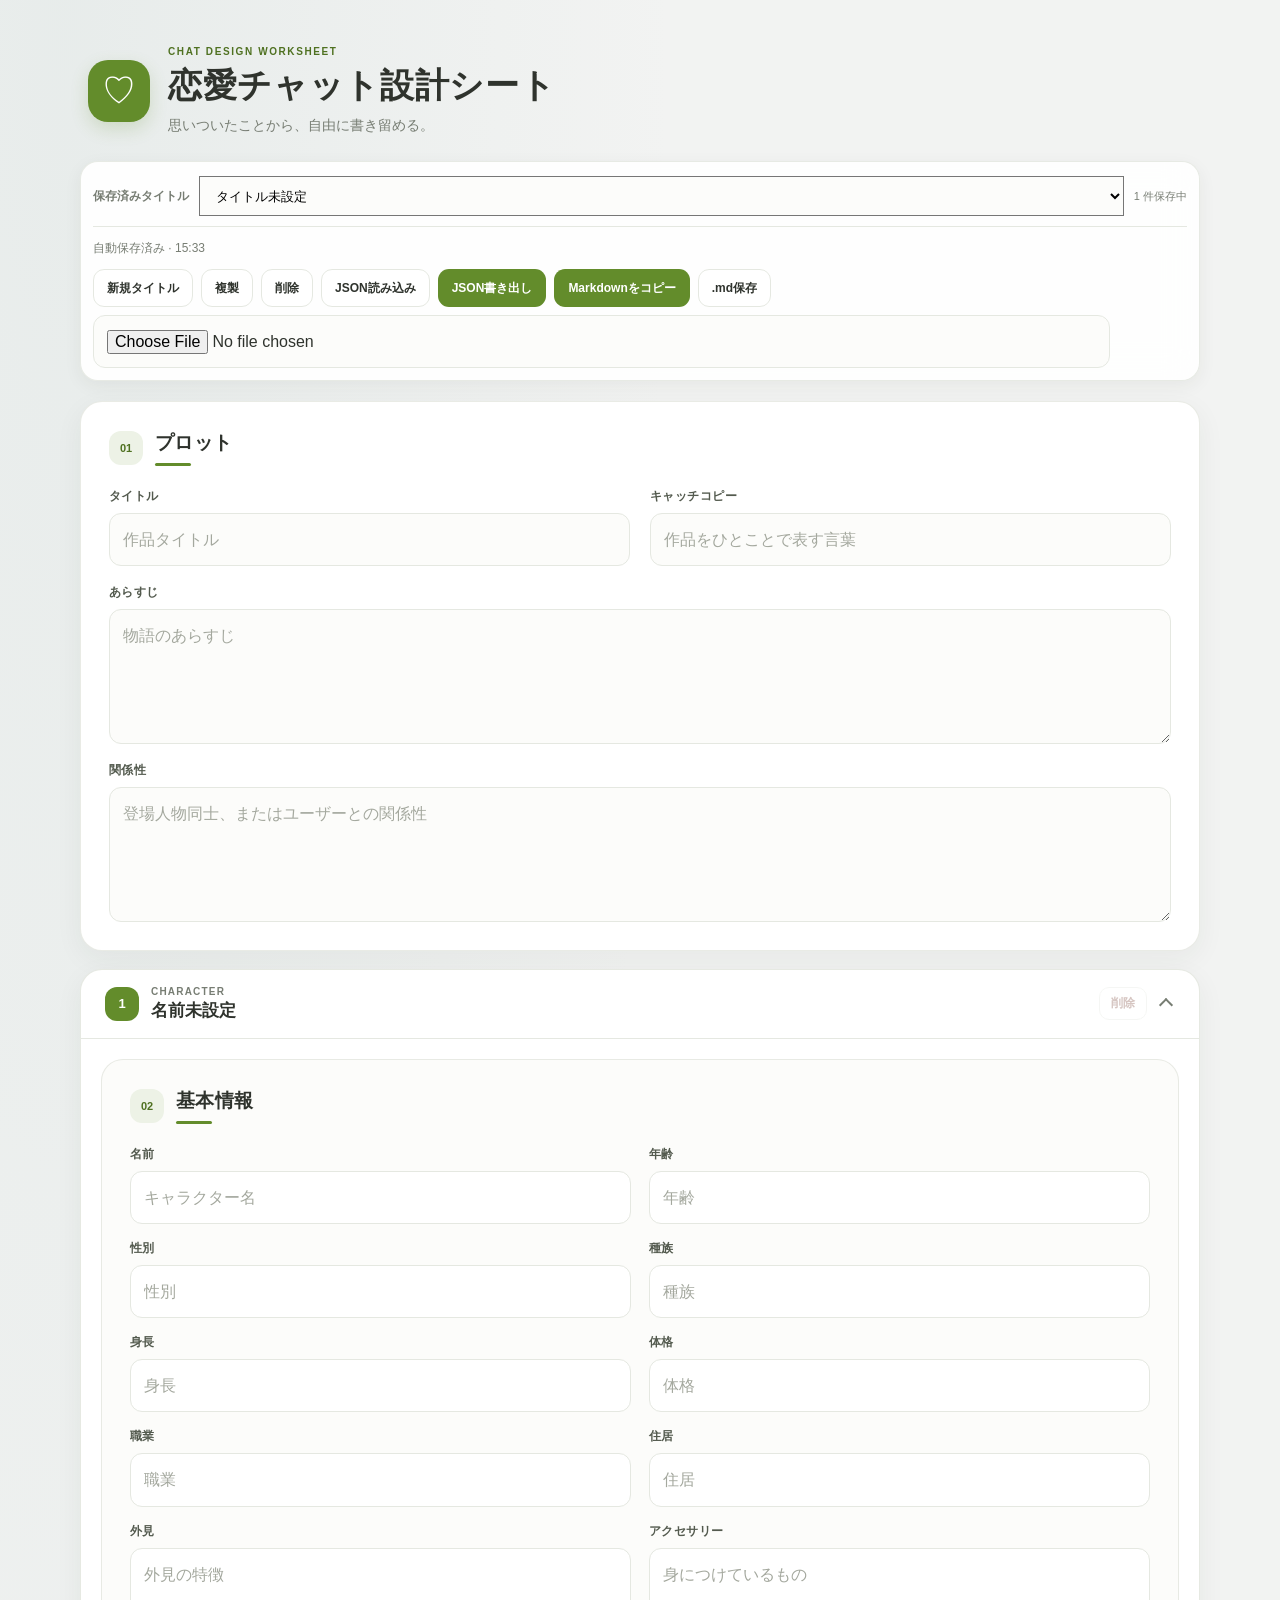
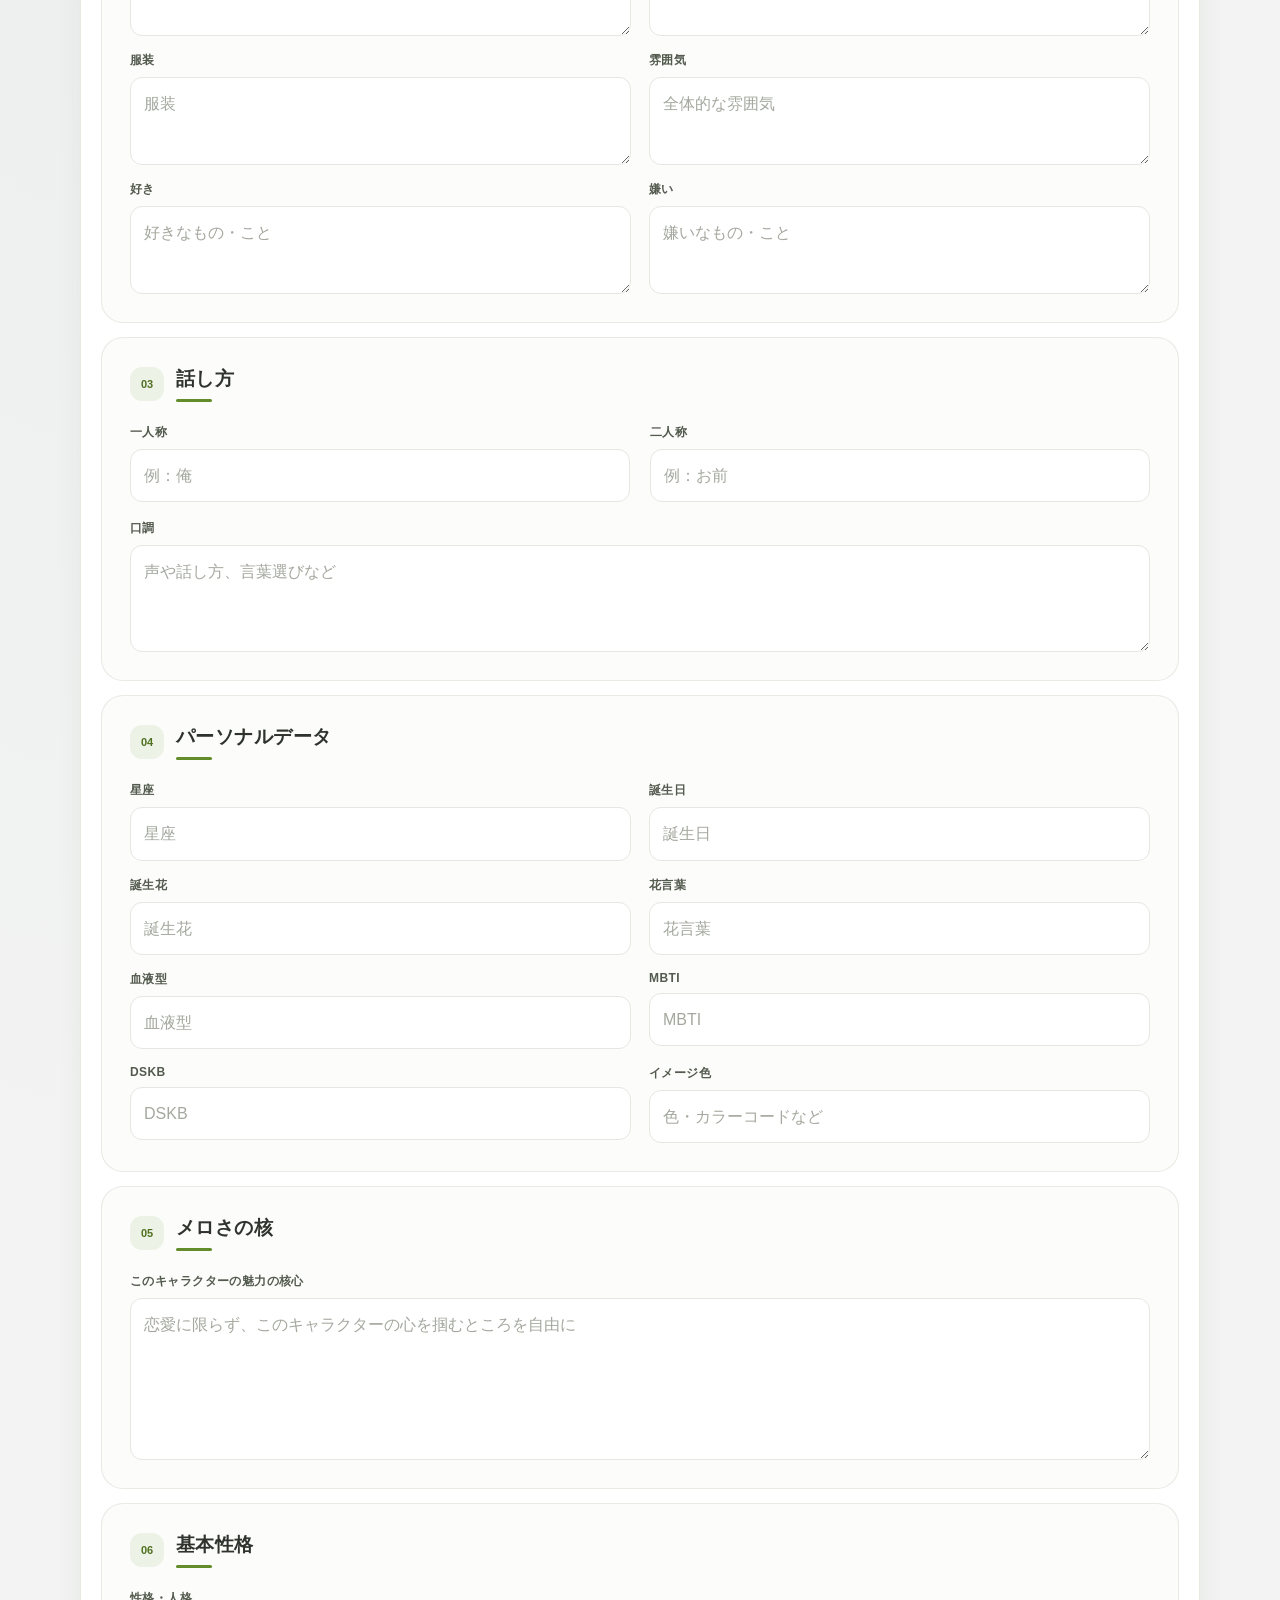
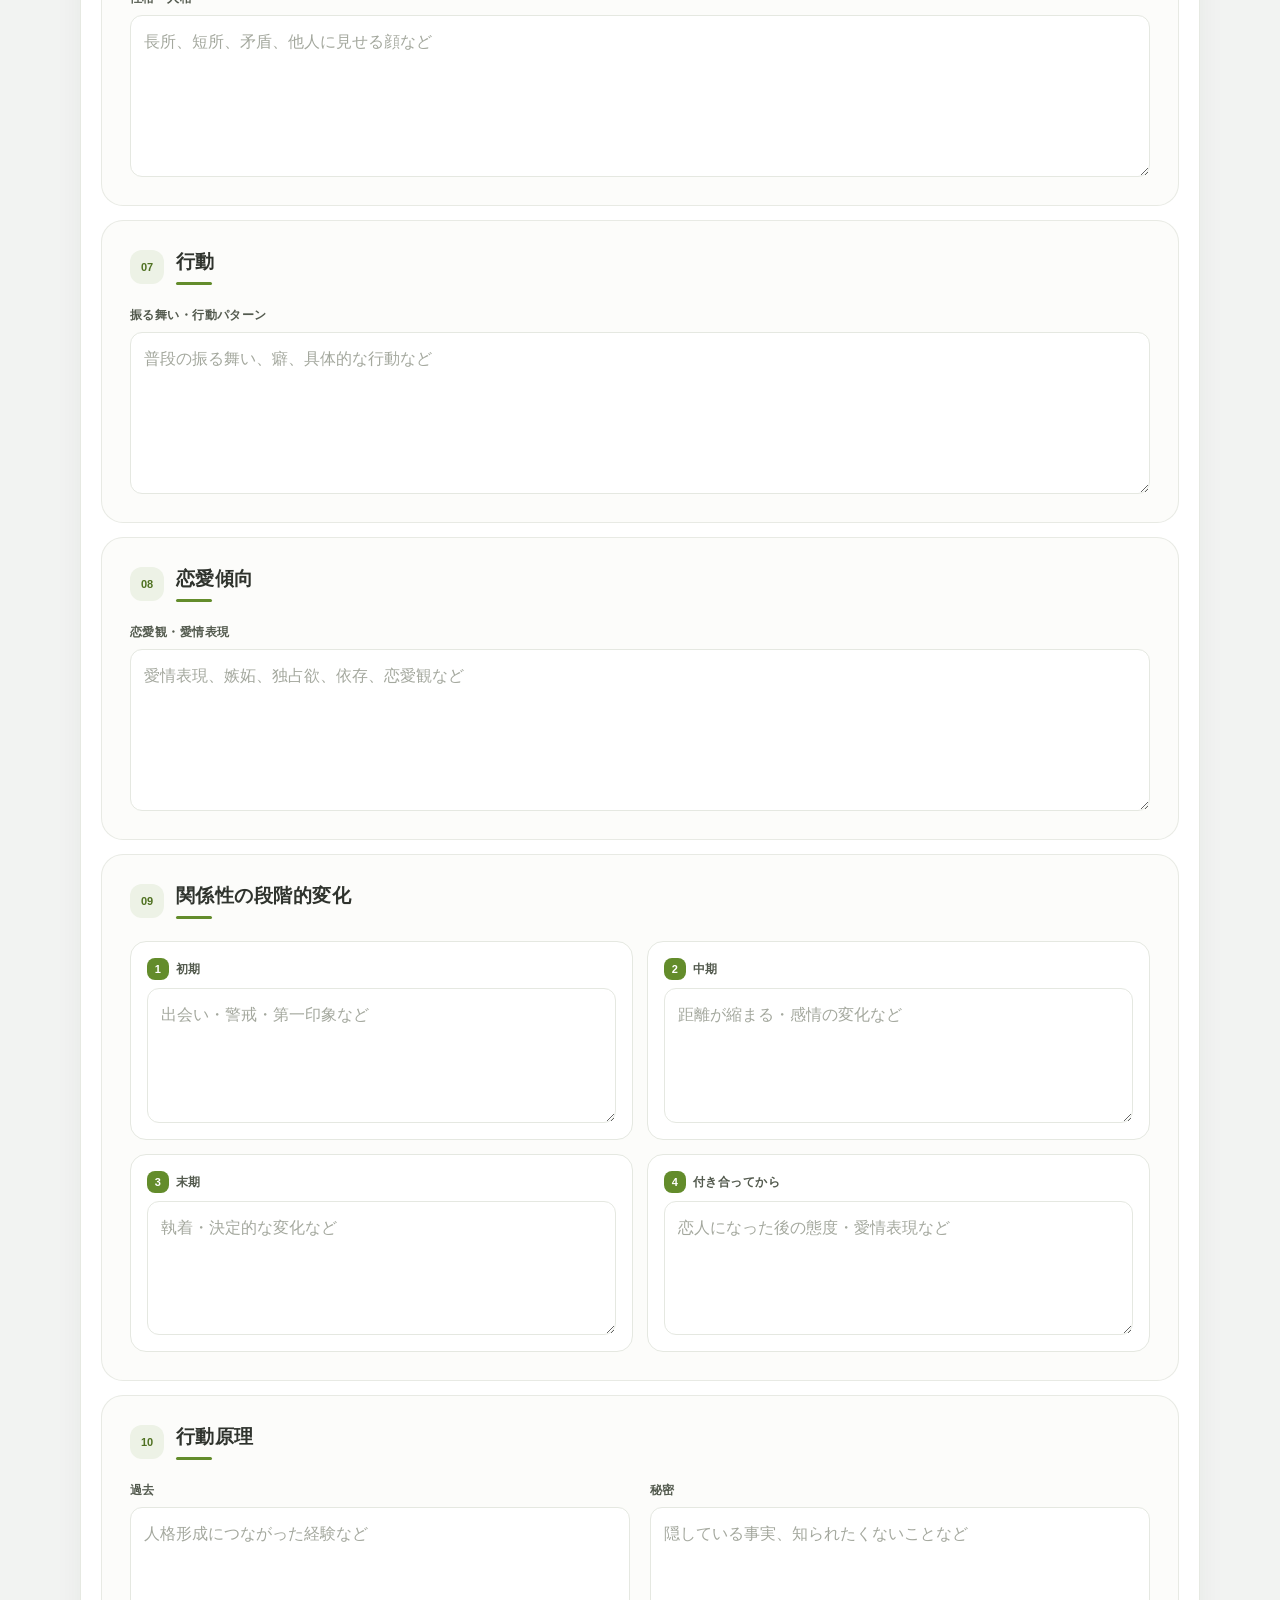
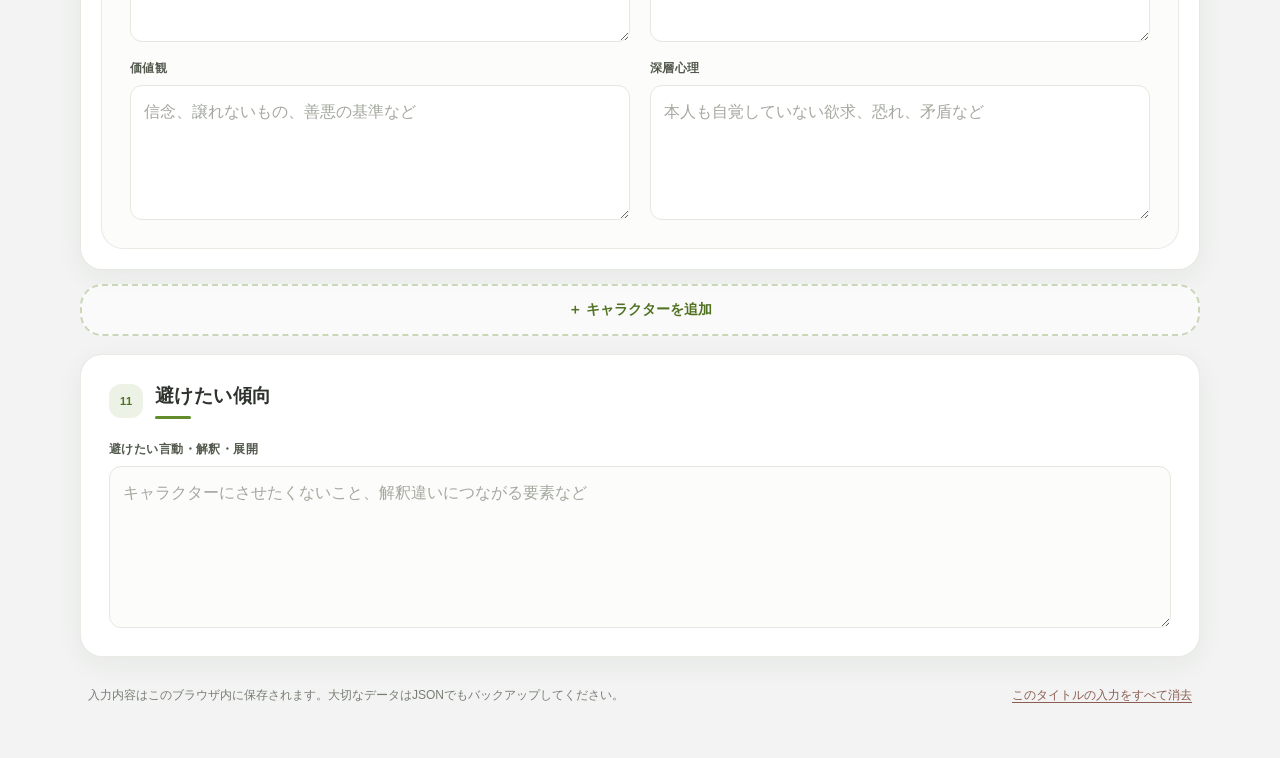
<file: character_design/index.html>
<!doctype html>
<html lang="ja">
<head>
  <meta charset="utf-8">
  <meta name="viewport" content="width=device-width, initial-scale=1">
  <meta name="theme-color" content="#638c2b">
  <title>恋愛チャット設計シート</title>
  <link rel="stylesheet" href="../style.css">
  <link rel="icon" href="../assets/apple-touch-icon.png" sizes="any">
<link rel="icon" type="image/png" href="../assets/favicon.png">
<link rel="apple-touch-icon" href="../assets/apple-touch-icon.png">
</head>
<body>
  <div class="app-shell">
    <header class="app-header">
      <div class="brand-mark" aria-hidden="true">♡</div>
      <div class="header-copy">
        <p class="eyebrow">CHAT DESIGN WORKSHEET</p>
        <h1>恋愛チャット設計シート</h1>
        <p class="header-description">思いついたことから、自由に書き留める。</p>
      </div>
    </header>

    <button type="button" class="toolbar-toggle" id="toolbar-toggle"
      aria-label="タイトル操作を開く" aria-expanded="false" aria-controls="sheet-toolbar">
      <span class="toolbar-toggle-icon" aria-hidden="true">↗</span>
    </button>

    <div class="toolbar toolbar-panel" id="sheet-toolbar" aria-label="シート操作" aria-hidden="true">
      <div class="character-manager" aria-label="タイトル管理"><label class="character-select-label" for="character-select">保存済みタイトル</label><select id="character-select" aria-label="編集するタイトルを選択"></select><span id="character-count" class="character-count"></span></div>
      <div class="toolbar-status" id="save-status" aria-live="polite">このブラウザに自動保存します</div>
      <div class="toolbar-actions">
        <button type="button" class="button button-soft" id="new-sheet">新規タイトル</button>
        <button type="button" class="button button-soft" id="duplicate-character">複製</button>
        <button type="button" class="button button-soft" id="delete-character">削除</button>
        <button type="button" class="button button-soft" id="import-json">JSON読み込み</button>
        <button type="button" class="button button-primary" id="export-json">JSON書き出し</button>
        <button type="button" class="button button-primary" id="copy-markdown">Markdownをコピー</button>
        <button type="button" class="button button-soft" id="export-markdown">.md保存</button>
        <input type="file" id="json-file" accept=".json,application/json" hidden>
      </div>
    </div>

    <main>
      <!-- 01 プロット（タイトル全体で共通） -->
      <section class="panel plot-panel" aria-labelledby="plot-heading">
        <div class="section-heading">
          <span class="section-number">01</span>
          <h2 id="plot-heading">プロット</h2>
        </div>
        <div class="field-grid plot-grid">
          <label class="field">
            <span class="field-label">タイトル</span>
            <input type="text" data-field="title" placeholder="作品タイトル">
          </label>
          <label class="field">
            <span class="field-label">キャッチコピー</span>
            <input type="text" data-field="catchcopy" placeholder="作品をひとことで表す言葉">
          </label>
          <label class="field field-wide">
            <span class="field-label">あらすじ</span>
            <textarea data-field="synopsis" rows="4" placeholder="物語のあらすじ"></textarea>
          </label>
          <label class="field field-wide">
            <span class="field-label">関係性</span>
            <textarea data-field="relationship" rows="4" placeholder="登場人物同士、またはユーザーとの関係性"></textarea>
          </label>
        </div>
      </section>

      <!-- 02〜10 はキャラクターごと（アコーディオン） -->
      <section class="characters" aria-label="キャラクター">
        <div class="character-list" id="character-list"></div>
        <button type="button" class="add-character" id="add-character">＋ キャラクターを追加</button>
      </section>

      <section class="panel" aria-labelledby="avoid-heading">
        <div class="section-heading">
          <span class="section-number">11</span>
          <h2 id="avoid-heading">避けたい傾向</h2>
        </div>
        <label class="field"><span class="field-label">避けたい言動・解釈・展開</span><textarea data-field="avoid" rows="5" placeholder="キャラクターにさせたくないこと、解釈違いにつながる要素など"></textarea></label>
      </section>
    </main>

    <footer class="app-footer">
      <p>入力内容はこのブラウザ内に保存されます。大切なデータはJSONでもバックアップしてください。</p>
      <button type="button" class="text-button" id="clear-sheet">このタイトルの入力をすべて消去</button>
    </footer>
    <div class="toast" id="toast" role="status" aria-live="polite"></div>
  </div>

  <template id="character-template">
    <details class="character-card" open>
      <summary class="character-summary">
        <span class="character-badge" data-role="badge">1</span>
        <span class="character-summary-text">
          <span class="character-summary-label">CHARACTER</span>
          <span class="character-summary-name" data-role="name-preview">名前未設定</span>
        </span>
        <button type="button" class="character-delete" data-role="delete">削除</button>
        <span class="character-chevron" aria-hidden="true"></span>
      </summary>
      <div class="character-body">

        <section class="panel">
          <div class="section-heading">
            <span class="section-number">02</span>
            <h3>基本情報</h3>
          </div>
          <div class="field-grid compact-grid">
            <label class="field"><span class="field-label">名前</span><input data-cfield="name" type="text" placeholder="キャラクター名"></label>
            <label class="field"><span class="field-label">年齢</span><input data-cfield="age" type="text" placeholder="年齢"></label>
            <label class="field"><span class="field-label">性別</span><input data-cfield="gender" type="text" placeholder="性別"></label>
            <label class="field"><span class="field-label">種族</span><input data-cfield="species" type="text" placeholder="種族"></label>
            <label class="field"><span class="field-label">身長</span><input data-cfield="height" type="text" placeholder="身長"></label>
            <label class="field"><span class="field-label">体格</span><input data-cfield="build" type="text" placeholder="体格"></label>
            <label class="field"><span class="field-label">職業</span><input data-cfield="occupation" type="text" placeholder="職業"></label>
            <label class="field"><span class="field-label">住居</span><input data-cfield="residence" type="text" placeholder="住居"></label>
            <label class="field"><span class="field-label">外見</span><textarea data-cfield="appearance" rows="2" placeholder="外見の特徴"></textarea></label>
            <label class="field"><span class="field-label">アクセサリー</span><textarea data-cfield="accessories" rows="2" placeholder="身につけているもの"></textarea></label>
            <label class="field"><span class="field-label">服装</span><textarea data-cfield="clothing" rows="2" placeholder="服装"></textarea></label>
            <label class="field"><span class="field-label">雰囲気</span><textarea data-cfield="vibe" rows="2" placeholder="全体的な雰囲気"></textarea></label>
            <label class="field"><span class="field-label">好き</span><textarea data-cfield="likes" rows="2" placeholder="好きなもの・こと"></textarea></label>
            <label class="field"><span class="field-label">嫌い</span><textarea data-cfield="dislikes" rows="2" placeholder="嫌いなもの・こと"></textarea></label>
          </div>
        </section>

        <section class="panel">
          <div class="section-heading">
            <span class="section-number">03</span>
            <h3>話し方</h3>
          </div>
          <div class="field-grid">
            <label class="field"><span class="field-label">一人称</span><input data-cfield="firstPerson" type="text" placeholder="例：俺"></label>
            <label class="field"><span class="field-label">二人称</span><input data-cfield="secondPerson" type="text" placeholder="例：お前"></label>
            <label class="field field-wide"><span class="field-label">口調</span><textarea data-cfield="speechStyle" rows="3" placeholder="声や話し方、言葉選びなど"></textarea></label>
          </div>
        </section>

        <section class="panel">
          <div class="section-heading">
            <span class="section-number">04</span>
            <h3>パーソナルデータ</h3>
          </div>
          <div class="field-grid compact-grid">
            <label class="field"><span class="field-label">星座</span><input data-cfield="zodiac" type="text" placeholder="星座"></label>
            <label class="field"><span class="field-label">誕生日</span><input data-cfield="birthday" type="text" placeholder="誕生日"></label>
            <label class="field"><span class="field-label">誕生花</span><input data-cfield="birthFlower" type="text" placeholder="誕生花"></label>
            <label class="field"><span class="field-label">花言葉</span><input data-cfield="flowerLanguage" type="text" placeholder="花言葉"></label>
            <label class="field"><span class="field-label">血液型</span><input data-cfield="bloodType" type="text" placeholder="血液型"></label>
            <label class="field"><span class="field-label">MBTI</span><input data-cfield="mbti" type="text" placeholder="MBTI"></label>
            <label class="field"><span class="field-label">DSKB</span><input data-cfield="dskb" type="text" placeholder="DSKB"></label>
            <label class="field"><span class="field-label">イメージ色</span><input data-cfield="imageColor" type="text" placeholder="色・カラーコードなど"></label>
          </div>
        </section>

        <section class="panel">
          <div class="section-heading">
            <span class="section-number">05</span>
            <h3>メロさの核</h3>
          </div>
          <label class="field"><span class="field-label">このキャラクターの魅力の核心</span><textarea data-cfield="meltyCore" rows="5" placeholder="恋愛に限らず、このキャラクターの心を掴むところを自由に"></textarea></label>
        </section>

        <section class="panel">
          <div class="section-heading">
            <span class="section-number">06</span>
            <h3>基本性格</h3>
          </div>
          <label class="field"><span class="field-label">性格・人格</span><textarea data-cfield="personality" rows="5" placeholder="長所、短所、矛盾、他人に見せる顔など"></textarea></label>
        </section>

        <section class="panel">
          <div class="section-heading">
            <span class="section-number">07</span>
            <h3>行動</h3>
          </div>
          <label class="field"><span class="field-label">振る舞い・行動パターン</span><textarea data-cfield="actions" rows="5" placeholder="普段の振る舞い、癖、具体的な行動など"></textarea></label>
        </section>

        <section class="panel">
          <div class="section-heading">
            <span class="section-number">08</span>
            <h3>恋愛傾向</h3>
          </div>
          <label class="field"><span class="field-label">恋愛観・愛情表現</span><textarea data-cfield="romance" rows="5" placeholder="愛情表現、嫉妬、独占欲、依存、恋愛観など"></textarea></label>
        </section>

        <section class="panel">
          <div class="section-heading">
            <span class="section-number">09</span>
            <h3>関係性の段階的変化</h3>
          </div>
          <div class="stage-grid">
            <label class="field stage-field"><span class="field-label"><span class="stage-dot">1</span>初期</span><textarea data-cfield="stageInitial" rows="4" placeholder="出会い・警戒・第一印象など"></textarea></label>
            <label class="field stage-field"><span class="field-label"><span class="stage-dot">2</span>中期</span><textarea data-cfield="stageMiddle" rows="4" placeholder="距離が縮まる・感情の変化など"></textarea></label>
            <label class="field stage-field"><span class="field-label"><span class="stage-dot">3</span>末期</span><textarea data-cfield="stageLate" rows="4" placeholder="執着・決定的な変化など"></textarea></label>
            <label class="field stage-field"><span class="field-label"><span class="stage-dot">4</span>付き合ってから</span><textarea data-cfield="stageDating" rows="4" placeholder="恋人になった後の態度・愛情表現など"></textarea></label>
          </div>
        </section>

        <section class="panel">
          <div class="section-heading">
            <span class="section-number">10</span>
            <h3>行動原理</h3>
          </div>
          <div class="field-grid">
            <label class="field"><span class="field-label">過去</span><textarea data-cfield="past" rows="4" placeholder="人格形成につながった経験など"></textarea></label>
            <label class="field"><span class="field-label">秘密</span><textarea data-cfield="secret" rows="4" placeholder="隠している事実、知られたくないことなど"></textarea></label>
            <label class="field"><span class="field-label">価値観</span><textarea data-cfield="values" rows="4" placeholder="信念、譲れないもの、善悪の基準など"></textarea></label>
            <label class="field"><span class="field-label">深層心理</span><textarea data-cfield="subconscious" rows="4" placeholder="本人も自覚していない欲求、恐れ、矛盾など"></textarea></label>
          </div>
        </section>

      </div>
    </details>
  </template>

  <script>
/* 恋愛チャット設計シート専用スクリプト：タイトル（作品）ごとに複数キャラクターを保存 */
(() => {
  "use strict";

  const STORAGE_KEY = "renaiChatDesignSheet.v3";
  const OLD_KEY_V2 = "renaiCharacterDesignSheet.multi.v2"; // 旧：キャラクター単位の保存
  const OLD_KEY_V1 = "renaiCharacterDesignSheet.v1";
  const VERSION = 3;

  /* ---------- 要素 ---------- */
  const $ = (id) => document.getElementById(id);
  const toolbarToggle = $("toolbar-toggle");
  const toolbarToggleIcon = toolbarToggle.querySelector(".toolbar-toggle-icon");
  const toolbarPanel = $("sheet-toolbar");
  const status = $("save-status");
  const toast = $("toast");
  const jsonFile = $("json-file");
  const titleSelect = $("character-select");
  const titleCount = $("character-count");
  const characterList = $("character-list");
  const characterTemplate = $("character-template");
  const plotFields = Array.from(document.querySelectorAll("[data-field]"));

  /* ---------- ツールバー開閉 ---------- */
  function setToolbarOpen(open) {
    toolbarPanel.classList.toggle("is-open", open);
    toolbarPanel.setAttribute("aria-hidden", String(!open));
    toolbarToggle.setAttribute("aria-expanded", String(open));
    toolbarToggle.setAttribute("aria-label", open ? "タイトル操作を閉じる" : "タイトル操作を開く");
    toolbarToggleIcon.textContent = open ? "×" : "↗";
  }
  toolbarToggle.addEventListener("click", () => setToolbarOpen(!toolbarPanel.classList.contains("is-open")));
  document.addEventListener("keydown", (event) => { if (event.key === "Escape") setToolbarOpen(false); });
  document.addEventListener("click", (event) => {
    if (!toolbarPanel.classList.contains("is-open")) return;
    const path = event.composedPath();
    if (path.includes(toolbarPanel) || path.includes(toolbarToggle)) return;
    setToolbarOpen(false);
  });

  /* ---------- 項目定義 ---------- */
  // タイトル（作品）共通の項目
  const PLOT_KEYS = ["title", "catchcopy", "synopsis", "relationship", "avoid"];
  const plotGroup = { heading: "プロット", fields: [
    ["title", "タイトル"], ["catchcopy", "キャッチコピー"], ["synopsis", "あらすじ"], ["relationship", "関係性"]
  ]};
  const avoidGroup = { heading: "避けたい傾向", fields: [["avoid", "避けたい傾向"]] };

  // キャラクターごとの項目（02〜10）
  const characterGroups = [
    { heading: "基本情報", fields: [
      ["name", "名前"], ["age", "年齢"], ["gender", "性別"], ["species", "種族"],
      ["height", "身長"], ["build", "体格"], ["occupation", "職業"], ["residence", "住居"],
      ["appearance", "外見"], ["accessories", "アクセサリー"], ["clothing", "服装"],
      ["vibe", "雰囲気"], ["likes", "好き"], ["dislikes", "嫌い"]
    ]},
    { heading: "話し方", fields: [["firstPerson", "一人称"], ["secondPerson", "二人称"], ["speechStyle", "口調"]] },
    { heading: "パーソナルデータ", fields: [
      ["zodiac", "星座"], ["birthday", "誕生日"], ["birthFlower", "誕生花"], ["flowerLanguage", "花言葉"],
      ["bloodType", "血液型"], ["mbti", "MBTI"], ["dskb", "DSKB"], ["imageColor", "イメージ色"]
    ]},
    { heading: "メロさの核", fields: [["meltyCore", "メロさの核"]] },
    { heading: "基本性格", fields: [["personality", "基本性格"]] },
    { heading: "行動", fields: [["actions", "行動"]] },
    { heading: "恋愛傾向", fields: [["romance", "恋愛傾向"]] },
    { heading: "関係性の段階的変化", fields: [
      ["stageInitial", "初期"], ["stageMiddle", "中期"], ["stageLate", "末期"], ["stageDating", "付き合ってから"]
    ]},
    { heading: "行動原理", fields: [["past", "過去"], ["secret", "秘密"], ["values", "価値観"], ["subconscious", "深層心理"]] }
  ];
  const CHARACTER_KEYS = characterGroups.flatMap((group) => group.fields.map(([key]) => key));

  /* ---------- 状態 ---------- */
  let store = { activeId: null, titles: [] };
  let activeId = null;
  let saveTimer = null;
  let toastTimer = null;
  let rendering = false;

  /* ---------- ユーティリティ ---------- */
  function uid(prefix) {
    return prefix + "-" + Date.now().toString(36) + "-" + Math.random().toString(36).slice(2, 8);
  }
  function nowISO() { return new Date().toISOString(); }
  function str(value) { return typeof value === "string" ? value : (value == null ? "" : String(value)); }

  function newCharacter(data) { return { id: uid("char"), open: true, data: { ...(data || {}) } }; }
  function newTitle(data, characters) {
    return {
      id: uid("title"), createdAt: nowISO(), updatedAt: nowISO(),
      data: { ...(data || {}) },
      characters: characters && characters.length ? characters : [newCharacter()]
    };
  }

  // 旧フォーマット（1キャラ＝フラットなデータ）を タイトル共通 / キャラクター に分ける
  function splitFlat(flat) {
    const plot = {}, chara = {};
    Object.keys(flat || {}).forEach((key) => {
      if (PLOT_KEYS.includes(key)) plot[key] = str(flat[key]);
      else if (CHARACTER_KEYS.includes(key)) chara[key] = str(flat[key]);
    });
    return { plot, chara };
  }

  function currentTitle() { return store.titles.find((item) => item.id === activeId) || null; }

  function titleLabel(item) {
    const data = item.data || {};
    const own = str(data.title).trim();
    if (own) return own;
    const first = item.characters && item.characters[0] ? str(item.characters[0].data.name).trim() : "";
    return first || "タイトル未設定";
  }

  function setStatus(message) { status.textContent = message; }
  function showToast(message) {
    toast.textContent = message;
    toast.classList.add("is-visible");
    clearTimeout(toastTimer);
    toastTimer = setTimeout(() => toast.classList.remove("is-visible"), 2400);
  }

  /* ---------- フォーム ⇔ データ ---------- */
  function readPlot() {
    const data = {};
    plotFields.forEach((field) => { data[field.dataset.field] = field.value; });
    return data;
  }
  function writePlot(data) {
    plotFields.forEach((field) => {
      field.value = data ? str(data[field.dataset.field]) : "";
    });
  }
  function readCharacterEl(element) {
    const data = {};
    element.querySelectorAll("[data-cfield]").forEach((field) => { data[field.dataset.cfield] = field.value; });
    return data;
  }

  // 画面の入力内容を現在のタイトルへ反映
  function collectActive() {
    const item = currentTitle();
    if (!item) return;
    item.data = readPlot();
    item.characters.forEach((character) => {
      const element = characterList.querySelector('[data-char-id="' + character.id + '"]');
      if (!element) return;
      character.data = readCharacterEl(element);
      character.open = element.open;
    });
    item.updatedAt = nowISO();
  }

  /* ---------- キャラクター描画 ---------- */
  function updatePreview(element) {
    const nameField = element.querySelector('[data-cfield="name"]');
    const name = nameField ? nameField.value.trim() : "";
    element.querySelector('[data-role="name-preview"]').textContent = name || "名前未設定";
  }

  function renderCharacters() {
    const item = currentTitle();
    rendering = true;
    characterList.innerHTML = "";
    if (item) {
      item.characters.forEach((character, index) => {
        const fragment = characterTemplate.content.cloneNode(true);
        const element = fragment.querySelector(".character-card");
        element.dataset.charId = character.id;
        element.open = character.open !== false;
        element.querySelectorAll("[data-cfield]").forEach((field) => {
          field.value = str(character.data[field.dataset.cfield]);
        });
        element.querySelector('[data-role="badge"]').textContent = String(index + 1);
        element.querySelector('[data-role="delete"]').disabled = item.characters.length <= 1;
        updatePreview(element);
        characterList.appendChild(fragment);
      });
    }
    // details の open 反映で発火する toggle イベントを無視するため、次のフレームまで保持
    requestAnimationFrame(() => { rendering = false; });
  }

  /* ---------- 保存 ---------- */
  function refreshSelector() {
    titleSelect.innerHTML = "";
    store.titles.forEach((item) => {
      const option = document.createElement("option");
      option.value = item.id;
      option.textContent = titleLabel(item);
      titleSelect.appendChild(option);
    });
    if (activeId) titleSelect.value = activeId;
    titleCount.textContent = store.titles.length + " 件保存中";
  }

  function persistStore() {
    try {
      store.activeId = activeId;
      localStorage.setItem(STORAGE_KEY, JSON.stringify(store));
      setStatus("自動保存済み · " + new Date().toLocaleTimeString("ja-JP", { hour: "2-digit", minute: "2-digit" }));
    } catch (error) {
      setStatus("保存できません。JSONでバックアップしてください");
    }
    refreshSelector();
  }

  function saveActiveNow() {
    collectActive();
    persistStore();
  }
  function scheduleSave() {
    if (rendering) return;
    setStatus("保存中…");
    clearTimeout(saveTimer);
    saveTimer = setTimeout(saveActiveNow, 250);
  }
  function saveActiveBeforeSwitch() {
    clearTimeout(saveTimer);
    if (currentTitle()) saveActiveNow();
  }

  /* ---------- タイトルの切り替え・作成 ---------- */
  function loadTitle(id) {
    const item = store.titles.find((entry) => entry.id === id);
    if (!item) return;
    activeId = id;
    writePlot(item.data);
    renderCharacters();
    persistStore();
    setStatus("「" + titleLabel(item) + "」を編集中");
  }

  function addTitle(item) {
    store.titles.push(item);
    loadTitle(item.id);
    window.scrollTo({ top: 0, behavior: "smooth" });
  }

  /* ---------- 書き出し ---------- */
  function downloadFile(filename, content, mimeType) {
    const blob = new Blob([content], { type: mimeType });
    const url = URL.createObjectURL(blob);
    const anchor = document.createElement("a");
    anchor.href = url;
    anchor.download = filename;
    document.body.appendChild(anchor);
    anchor.click();
    anchor.remove();
    URL.revokeObjectURL(url);
  }
  function safeFilename(value) {
    const cleaned = (value || "chat-sheet").trim()
      .replace(/[\\/:*?"<>|]/g, "-").replace(/\s+/g, "-").slice(0, 70);
    return cleaned || "chat-sheet";
  }
  function fileBaseName(item) {
    return safeFilename(titleLabel(item) === "タイトル未設定" ? "chat-sheet" : titleLabel(item));
  }

  function exportJSON() {
    saveActiveBeforeSwitch();
    const item = currentTitle();
    if (!item) return;
    const payload = {
      app: "恋愛チャット設計シート",
      version: VERSION,
      exportedAt: nowISO(),
      title: {
        plot: item.data,
        characters: item.characters.map((character) => character.data)
      }
    };
    downloadFile(fileBaseName(item) + ".json", JSON.stringify(payload, null, 2), "application/json;charset=utf-8");
    showToast("このタイトルをJSONで書き出しました");
  }

  function pushGroup(lines, group, data, headingPrefix) {
    const populated = group.fields
      .map(([key, label]) => ({ label, value: str(data[key]) }))
      .filter((entry) => entry.value.trim() !== "");
    if (!populated.length) return false;
    if (lines.length) lines.push("");
    lines.push(headingPrefix + group.heading);
    populated.forEach((entry) => lines.push(entry.label + "：" + entry.value));
    return true;
  }

  function buildMarkdown() {
    collectActive();
    const item = currentTitle();
    if (!item) return "";
    const lines = [];
    pushGroup(lines, plotGroup, item.data, "# ");
    item.characters.forEach((character, index) => {
      const name = str(character.data.name).trim();
      const before = lines.length;
      const heading = "# キャラクター" + (index + 1) + (name ? "：" + name : "");
      const body = [];
      characterGroups.forEach((group) => pushGroup(body, group, character.data, "## "));
      if (!body.length) return;
      if (before) lines.push("");
      lines.push(heading);
      // 先頭の空行を除いて追加
      body.forEach((line, i) => { if (!(i === 0 && line === "")) lines.push(line); });
    });
    pushGroup(lines, avoidGroup, item.data, "# ");
    return lines.join("\n");
  }

  async function copyMarkdown() {
    const markdown = buildMarkdown();
    if (!markdown) { showToast("まだ入力内容がありません"); return; }
    try {
      await navigator.clipboard.writeText(markdown);
      showToast("Markdownをコピーしました");
    } catch (error) {
      const temporary = document.createElement("textarea");
      temporary.value = markdown;
      temporary.setAttribute("readonly", "");
      temporary.style.position = "fixed";
      temporary.style.opacity = "0";
      document.body.appendChild(temporary);
      temporary.select();
      const copied = document.execCommand("copy");
      temporary.remove();
      showToast(copied ? "Markdownをコピーしました" : "コピーできませんでした。.md保存をお試しください");
    }
  }

  function exportMarkdown() {
    const markdown = buildMarkdown();
    if (!markdown) { showToast("まだ入力内容がありません"); return; }
    downloadFile(fileBaseName(currentTitle()) + ".md", markdown, "text/markdown;charset=utf-8");
    showToast("Markdownファイルを書き出しました");
  }

  /* ---------- 読み込み ---------- */
  function titleFromParsed(parsed) {
    // v3：タイトル＋複数キャラクター
    if (parsed && parsed.title && typeof parsed.title === "object" && Array.isArray(parsed.title.characters)) {
      const plot = splitFlat(parsed.title.plot || {}).plot;
      const characters = parsed.title.characters
        .filter((entry) => entry && typeof entry === "object")
        .map((entry) => newCharacter(splitFlat(entry).chara));
      return newTitle(plot, characters);
    }
    // 旧形式：1キャラ分のフラットなデータ
    const flat = parsed && parsed.data ? parsed.data : parsed;
    if (!flat || typeof flat !== "object" || Array.isArray(flat)) throw new Error("Invalid JSON data");
    const split = splitFlat(flat);
    return newTitle(split.plot, [newCharacter(split.chara)]);
  }

  function importJSONFile(file) {
    if (!file) return;
    const reader = new FileReader();
    reader.onload = () => {
      try {
        const item = titleFromParsed(JSON.parse(String(reader.result)));
        const confirmed = window.confirm(
          "JSONの内容を新しいタイトルとして追加します。\n現在のタイトルはそのまま保存されます。よろしいですか？"
        );
        if (!confirmed) return;
        saveActiveBeforeSwitch();
        addTitle(item);
        showToast("JSONを新しいタイトルとして読み込みました");
      } catch (error) {
        window.alert("JSONを読み込めませんでした。恋愛チャット設計シート（または旧：恋愛キャラクター設計シート）のJSONファイルを選んでください。");
      } finally {
        jsonFile.value = "";
      }
    };
    reader.onerror = () => window.alert("ファイルを読み込めませんでした。");
    reader.readAsText(file, "utf-8");
  }

  /* ---------- イベント：タイトル操作 ---------- */
  titleSelect.addEventListener("change", () => {
    const nextId = titleSelect.value;
    if (nextId === activeId) return;
    saveActiveBeforeSwitch();
    loadTitle(nextId);
    showToast("タイトルを切り替えました");
  });

  $("new-sheet").addEventListener("click", () => {
    saveActiveBeforeSwitch();
    addTitle(newTitle());
    showToast("新しいタイトルを作成しました");
  });

  $("duplicate-character").addEventListener("click", () => {
    saveActiveBeforeSwitch();
    const source = currentTitle();
    if (!source) return;
    const copy = newTitle(
      { ...source.data },
      source.characters.map((character) => newCharacter(character.data))
    );
    if (str(copy.data.title).trim()) {
      copy.data.title = copy.data.title.trim() + "（コピー）";
    } else if (str(copy.characters[0].data.name).trim()) {
      copy.characters[0].data.name = copy.characters[0].data.name.trim() + "（コピー）";
    }
    addTitle(copy);
    showToast("タイトルを複製しました");
  });

  $("delete-character").addEventListener("click", () => {
    const item = currentTitle();
    if (!item) return;
    const label = titleLabel(item);
    if (!window.confirm("「" + label + "」を削除しますか？\n登録されているキャラクターもすべて削除され、元に戻せません。必要なら先にJSONを書き出してください。")) return;
    clearTimeout(saveTimer);
    store.titles = store.titles.filter((entry) => entry.id !== item.id);
    if (!store.titles.length) store.titles.push(newTitle());
    loadTitle(store.titles[0].id);
    showToast("「" + label + "」を削除しました");
  });

  $("export-json").addEventListener("click", exportJSON);
  $("copy-markdown").addEventListener("click", copyMarkdown);
  $("export-markdown").addEventListener("click", exportMarkdown);
  $("import-json").addEventListener("click", () => jsonFile.click());
  jsonFile.addEventListener("change", () => importJSONFile(jsonFile.files && jsonFile.files[0]));

  $("clear-sheet").addEventListener("click", () => {
    const item = currentTitle();
    if (!item) return;
    if (!window.confirm("「" + titleLabel(item) + "」の入力（キャラクターを含む）をすべて消去します。この操作は元に戻せません。")) return;
    clearTimeout(saveTimer);
    item.data = {};
    item.characters = [newCharacter()];
    writePlot({});
    renderCharacters();
    persistStore();
    window.scrollTo({ top: 0, behavior: "smooth" });
    showToast("現在のタイトルの入力を消去しました");
  });

  /* ---------- イベント：キャラクター操作 ---------- */
  $("add-character").addEventListener("click", () => {
    const item = currentTitle();
    if (!item) return;
    collectActive();
    const character = newCharacter();
    item.characters.push(character);
    renderCharacters();
    persistStore();
    const element = characterList.querySelector('[data-char-id="' + character.id + '"]');
    if (element) {
      element.scrollIntoView({ behavior: "smooth", block: "start" });
      const nameField = element.querySelector('[data-cfield="name"]');
      if (nameField) nameField.focus({ preventScroll: true });
    }
    showToast("キャラクターを追加しました");
  });

  characterList.addEventListener("click", (event) => {
    const button = event.target.closest('[data-role="delete"]');
    if (!button) return;
    event.preventDefault();      // summary の開閉を起こさない
    event.stopPropagation();
    const element = button.closest(".character-card");
    const item = currentTitle();
    if (!element || !item || item.characters.length <= 1) return;
    collectActive();
    const character = item.characters.find((entry) => entry.id === element.dataset.charId);
    if (!character) return;
    const name = str(character.data.name).trim() || "名前未設定";
    if (!window.confirm("キャラクター「" + name + "」を削除しますか？\nこの操作は元に戻せません。")) return;
    item.characters = item.characters.filter((entry) => entry.id !== character.id);
    renderCharacters();
    persistStore();
    showToast("キャラクター「" + name + "」を削除しました");
  });

  // 開閉状態も保存（toggle はバブリングしないのでキャプチャで受ける）
  characterList.addEventListener("toggle", scheduleSave, true);

  /* ---------- イベント：入力 ---------- */
  document.addEventListener("input", (event) => {
    const field = event.target;
    if (!field || !field.matches) return;
    const isPlot = field.matches("[data-field]");
    const isCharacter = field.matches("[data-cfield]");
    if (!isPlot && !isCharacter) return;

    if (isCharacter && field.dataset.cfield === "name") {
      updatePreview(field.closest(".character-card"));
    }
    // タイトル欄・名前欄の変更を保存済みタイトルの表示へすぐ反映
    if ((isPlot && field.dataset.field === "title") || (isCharacter && field.dataset.cfield === "name")) {
      collectActive();
      refreshSelector();
    }
    scheduleSave();
  });

  /* ---------- 初期化 ---------- */
  function normalizeTitles(list) {
    return list.filter((item) => item && typeof item === "object").map((item) => ({
      id: item.id || uid("title"),
      createdAt: item.createdAt || nowISO(),
      updatedAt: item.updatedAt || nowISO(),
      data: item.data && typeof item.data === "object" ? item.data : {},
      characters: (Array.isArray(item.characters) && item.characters.length ? item.characters : [{}]).map((character) => ({
        id: character.id || uid("char"),
        open: character.open !== false,
        data: character.data && typeof character.data === "object" ? character.data : {}
      }))
    }));
  }

  function readJSON(key) {
    try {
      const raw = localStorage.getItem(key);
      return raw ? JSON.parse(raw) : null;
    } catch (error) { return null; }
  }

  function init() {
    const saved = readJSON(STORAGE_KEY);
    if (saved && Array.isArray(saved.titles) && saved.titles.length) {
      store = { activeId: saved.activeId, titles: normalizeTitles(saved.titles) };
    }

    // 旧バージョン（キャラクター単位の保存）から移行：1キャラ＝1タイトルとして取り込む
    if (!store.titles.length) {
      const old = readJSON(OLD_KEY_V2);
      if (old && Array.isArray(old.characters) && old.characters.length) {
        store.titles = old.characters.map((entry) => {
          const split = splitFlat((entry && entry.data) || {});
          const item = newTitle(split.plot, [newCharacter(split.chara)]);
          if (entry.id) item.id = entry.id;
          if (entry.createdAt) item.createdAt = entry.createdAt;
          if (entry.updatedAt) item.updatedAt = entry.updatedAt;
          return item;
        });
        store.activeId = old.activeId;
      } else {
        const v1 = readJSON(OLD_KEY_V1);
        if (v1) {
          const split = splitFlat(v1.data || v1);
          store.titles = [newTitle(split.plot, [newCharacter(split.chara)])];
        }
      }
    }
    if (!store.titles.length) store.titles = [newTitle()];

    activeId = store.titles.some((item) => item.id === store.activeId) ? store.activeId : store.titles[0].id;
    const active = currentTitle();
    writePlot(active.data);
    renderCharacters();
    persistStore();
  }

  init();
})();
  </script>
</body>
</html>
</file>
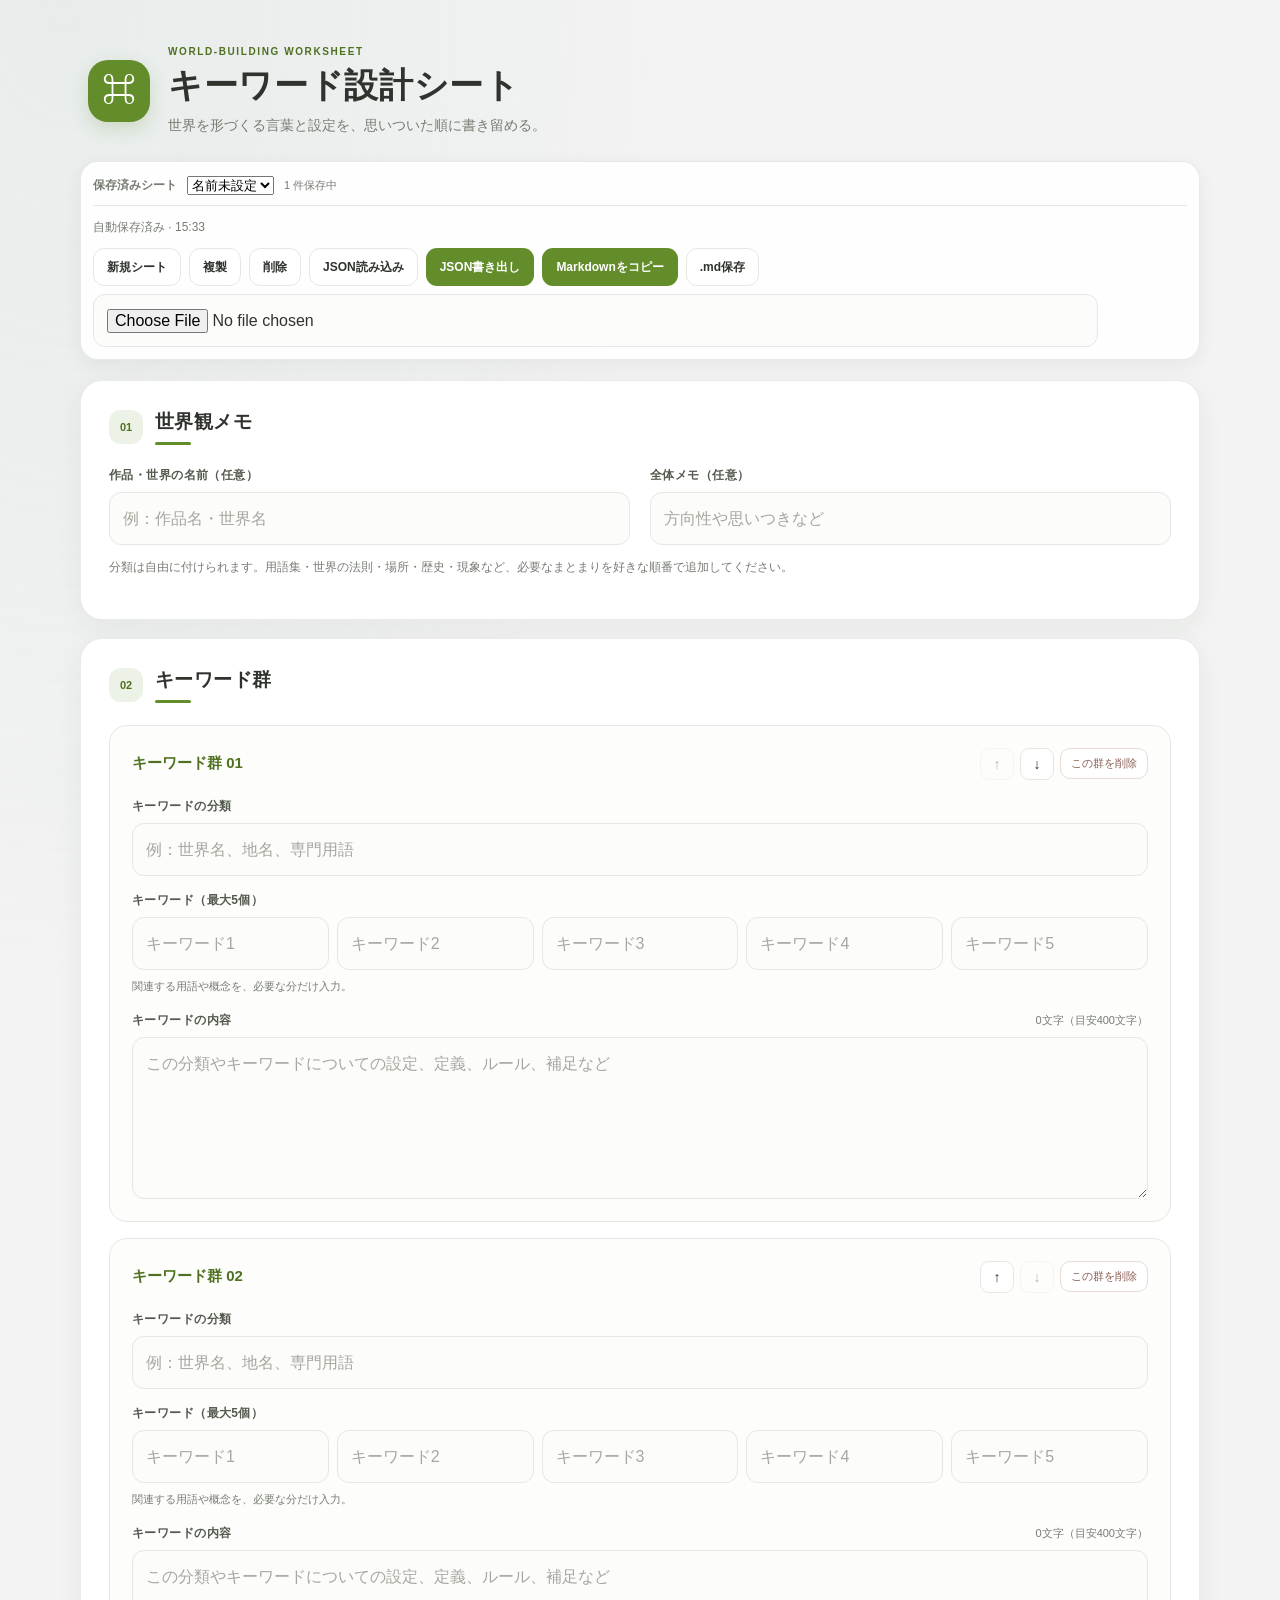
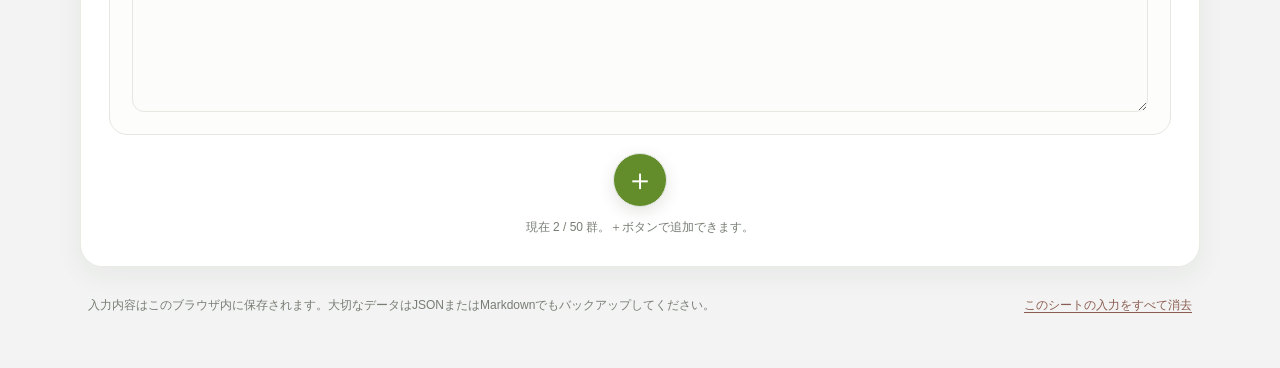
<file: keyword_design/index.html>
<!doctype html>
<html lang="ja">
<head>
  <meta charset="utf-8">
  <meta name="viewport" content="width=device-width, initial-scale=1">
  <meta name="theme-color" content="#638c2b">
  <title>キーワード設計シート</title>
  <link rel="stylesheet" href="../style.css">
  <link rel="icon" href="../assets/apple-touch-icon.png" sizes="any">
  <link rel="icon" type="image/png" href="../assets/favicon.png">
  <link rel="apple-touch-icon" href="../assets/apple-touch-icon.png">
  <style>
    .keyword-list { display:grid; gap:16px; }
    .keyword-card { min-width:0; padding:clamp(16px,2.5vw,22px); border:1px solid var(--color-line); border-radius:18px; background:#fdfdfb; }
    .keyword-card-head { display:flex; align-items:center; justify-content:space-between; gap:12px; margin-bottom:18px; }
    .keyword-card-title { margin:0; font-size:15px; font-weight:800; color:var(--color-primary-dark); }
    .keyword-card-fields { display:grid; gap:16px; }
    .keyword-chips { display:grid; grid-template-columns:repeat(5,minmax(0,1fr)); gap:8px; }
    .keyword-chips input { min-width:0; }
    .field-hint { color:var(--color-muted); font-size:11px; line-height:1.6; }
    .content-label-row { display:flex; justify-content:space-between; align-items:baseline; gap:10px; }
    .char-count { color:var(--color-muted); font-size:11px; white-space:nowrap; font-variant-numeric:tabular-nums; }
    .char-count.is-full { color:#a14e3f; font-weight:800; }
    .keyword-content { min-height:140px; }
    .keyword-actions { display:flex; justify-content:center; gap:10px; flex-wrap:wrap; margin-top:18px; }
    .add-keyword-group { display:grid; place-items:center; width:54px; height:54px; padding:0; border:1px solid var(--color-line); border-radius:50%; color:white; background:var(--color-primary); box-shadow:0 5px 16px rgba(43,52,36,.13); font-size:30px; line-height:1; }
    .add-keyword-group:hover { background:var(--color-primary-dark); }
    .remove-group { flex:0 0 auto; padding:7px 10px; border:1px solid #eadbd6; border-radius:10px; color:#8b5c51; background:#fff; font-size:11px; }
    .group-move-actions { display:flex; align-items:center; gap:6px; flex-wrap:wrap; justify-content:flex-end; }
    .move-group { flex:0 0 auto; min-width:34px; min-height:32px; padding:5px 9px; border:1px solid var(--color-line); border-radius:9px; color:var(--color-ink); background:#fff; font-size:14px; }
    .move-group:disabled { opacity:.35; cursor:not-allowed; }
    .group-count { color:var(--color-muted); font-size:12px; }
    .empty-note { color:var(--color-muted); font-size:12px; line-height:1.8; }
    @media(max-width:720px) { .keyword-chips { grid-template-columns:repeat(2,minmax(0,1fr)); } .keyword-chips input:last-child:nth-child(odd) { grid-column:1/-1; } .keyword-card-head { align-items:flex-start; } .keyword-content { min-height:120px; } }
    @media(max-width:380px) { .keyword-chips { grid-template-columns:minmax(0,1fr); } .keyword-chips input:last-child:nth-child(odd) { grid-column:auto; } }
  </style>
</head>
<body>
<div class="app-shell">
  <header class="app-header">
    <div class="brand-mark" aria-hidden="true">⌘</div>
    <div class="header-copy">
      <p class="eyebrow">WORLD-BUILDING WORKSHEET</p>
      <h1>キーワード設計シート</h1>
      <p class="header-description">世界を形づくる言葉と設定を、思いついた順に書き留める。</p>
    </div>
  </header>

  <button type="button" class="toolbar-toggle" id="toolbar-toggle" aria-label="シート操作を開く" aria-expanded="false" aria-controls="sheet-toolbar">
    <span class="toolbar-toggle-icon" aria-hidden="true">↗</span>
  </button>

  <div class="toolbar toolbar-panel" id="sheet-toolbar" aria-label="シート操作" aria-hidden="true">
    <div class="character-manager">
      <label class="character-select-label" for="sheet-select">保存済みシート</label>
      <select id="sheet-select" aria-label="編集するシートを選択"></select>
      <span id="sheet-count" class="character-count"></span>
    </div>
    <div class="toolbar-status" id="save-status" aria-live="polite">このブラウザに自動保存します</div>
    <div class="toolbar-actions">
      <button type="button" class="button button-soft" id="new-sheet">新規シート</button>
      <button type="button" class="button button-soft" id="duplicate-sheet">複製</button>
      <button type="button" class="button button-soft" id="delete-sheet">削除</button>
      <button type="button" class="button button-soft" id="import-json">JSON読み込み</button>
      <button type="button" class="button button-primary" id="export-json">JSON書き出し</button>
      <button type="button" class="button button-primary" id="copy-markdown">Markdownをコピー</button>
      <button type="button" class="button button-soft" id="export-markdown">.md保存</button>
      <input type="file" id="json-file" accept=".json,application/json" hidden>
    </div>
  </div>

  <main>
    <section class="panel" aria-labelledby="intro-heading">
      <div class="section-heading">
        <span class="section-number">01</span>
        <h2 id="intro-heading">世界観メモ</h2>
      </div>
      <div class="field-grid">
        <label class="field"><span class="field-label">作品・世界の名前（任意）</span><input type="text" id="world-title" placeholder="例：作品名・世界名"></label>
        <label class="field"><span class="field-label">全体メモ（任意）</span><input type="text" id="world-note" placeholder="方向性や思いつきなど"></label>
      </div>
      <p class="empty-note">分類は自由に付けられます。用語集・世界の法則・場所・歴史・現象など、必要なまとまりを好きな順番で追加してください。</p>
    </section>

    <section class="panel" aria-labelledby="keywords-heading">
      <div class="section-heading">
        <span class="section-number">02</span>
        <h2 id="keywords-heading">キーワード群</h2>
      </div>
      <div id="keyword-list" class="keyword-list"></div>
      <div class="keyword-actions">
        <button type="button" class="add-keyword-group" id="add-group" aria-label="キーワード群を追加" title="キーワード群を追加">＋</button>
      </div>
      <p id="group-limit-note" class="empty-note" aria-live="polite" style="text-align:center;margin:10px 0 0">キーワード群は最大50個まで追加できます。</p>
    </section>
  </main>

  <footer class="app-footer">
    <p>入力内容はこのブラウザ内に保存されます。大切なデータはJSONまたはMarkdownでもバックアップしてください。</p>
    <button type="button" class="text-button" id="clear-sheet">このシートの入力をすべて消去</button>
  </footer>
  <div class="toast" id="toast" role="status" aria-live="polite"></div>
</div>

<template id="keyword-template">
  <article class="keyword-card">
    <div class="keyword-card-head">
      <h3 class="keyword-card-title">キーワード群</h3>
      <div class="group-move-actions">
        <button type="button" class="move-group move-up" aria-label="このキーワード群を上へ移動" title="上へ移動">↑</button>
        <button type="button" class="move-group move-down" aria-label="このキーワード群を下へ移動" title="下へ移動">↓</button>
        <button type="button" class="remove-group">この群を削除</button>
      </div>
    </div>
    <div class="keyword-card-fields">
      <label class="field">
        <span class="field-label">キーワードの分類</span>
        <input type="text" data-role="category" placeholder="例：世界名、地名、専門用語">
      </label>
      <div class="field">
        <span class="field-label">キーワード（最大5個）</span>
        <div class="keyword-chips">
          <input type="text" data-role="keyword" aria-label="キーワード1" placeholder="キーワード1">
          <input type="text" data-role="keyword" aria-label="キーワード2" placeholder="キーワード2">
          <input type="text" data-role="keyword" aria-label="キーワード3" placeholder="キーワード3">
          <input type="text" data-role="keyword" aria-label="キーワード4" placeholder="キーワード4">
          <input type="text" data-role="keyword" aria-label="キーワード5" placeholder="キーワード5">
        </div>
        <span class="field-hint">関連する用語や概念を、必要な分だけ入力。</span>
      </div>
      <label class="field">
        <span class="content-label-row"><span class="field-label">キーワードの内容</span><span class="char-count">0文字</span></span>
        <textarea class="keyword-content" data-role="content" rows="5" placeholder="この分類やキーワードについての設定、定義、ルール、補足など"></textarea>
      </label>
    </div>
  </article>
</template>

<script>
(() => {
  "use strict";
  const STORAGE_KEY = "keywordDesignSheet.multi.v1";
  const MAX_GROUPS = 50;
  const GUIDELINE_CONTENT = 400;
  const list = document.getElementById("keyword-list");
  const template = document.getElementById("keyword-template");
  const select = document.getElementById("sheet-select");
  const sheetCount = document.getElementById("sheet-count");
  const status = document.getElementById("save-status");
  const toast = document.getElementById("toast");
  const jsonFile = document.getElementById("json-file");
  const titleInput = document.getElementById("world-title");
  const noteInput = document.getElementById("world-note");
  const addButton = document.getElementById("add-group");
  const limitNote = document.getElementById("group-limit-note");
  const toolbarToggle = document.getElementById("toolbar-toggle");
  const toolbarPanel = document.getElementById("sheet-toolbar");
  let store = { activeId: null, sheets: [] };
  let activeId = null;
  let switching = false;
  let saveTimer = null;
  let toastTimer = null;

  const uid = () => "world-" + Date.now().toString(36) + "-" + Math.random().toString(36).slice(2, 8);
  const blankGroup = () => ({ category: "", keywords: ["", "", "", "", ""], content: "" });
  const blankData = () => ({ title: "", note: "", groups: [blankGroup(), blankGroup()] });
  const currentSheet = () => store.sheets.find(s => s.id === activeId) || null;

const toolbarToggleIcon = toolbarToggle.querySelector(".toolbar-toggle-icon");

function setToolbarOpen(open) {
  toolbarPanel.classList.toggle("is-open", open);
  toolbarPanel.setAttribute("aria-hidden", String(!open));
  toolbarToggle.setAttribute("aria-expanded", String(open));
  toolbarToggle.setAttribute("aria-label", open ? "シート操作を閉じる" : "シート操作を開く");
  toolbarToggleIcon.textContent = open ? "×" : "↗";
}
toolbarToggle.addEventListener("click", () => setToolbarOpen(!toolbarPanel.classList.contains("is-open")));
document.addEventListener("keydown", e => { if (e.key === "Escape") setToolbarOpen(false); });
document.addEventListener("click", e => {
  if (!toolbarPanel.classList.contains("is-open")) return;
  const path = e.composedPath();
  if (path.includes(toolbarPanel) || path.includes(toolbarToggle)) return;
  setToolbarOpen(false);
});

  function showToast(message) {
    toast.textContent = message;
    toast.classList.add("is-visible");
    clearTimeout(toastTimer);
    toastTimer = setTimeout(() => toast.classList.remove("is-visible"), 2400);
  }
  function setStatus(message) { status.textContent = message; }
  function sheetName(sheet) { return (sheet.data.title || "").trim() || "名前未設定"; }

  function readForm() {
    const groups = [...list.querySelectorAll(".keyword-card")].map(card => ({
      category: card.querySelector('[data-role="category"]').value,
      keywords: [...card.querySelectorAll('[data-role="keyword"]')].map(input => input.value),
      content: card.querySelector('[data-role="content"]').value
    }));
    return { title: titleInput.value, note: noteInput.value, groups };
  }
  function updateCount(card) {
    const textarea = card.querySelector('[data-role="content"]');
    const count = card.querySelector(".char-count");
    const length = [...textarea.value].length;
    count.textContent = length + "文字" + (length > GUIDELINE_CONTENT ? "（目安400文字を超過）" : "（目安400文字）");
    count.classList.toggle("is-full", length > GUIDELINE_CONTENT);
  }
  function renumberGroups() {
    [...list.querySelectorAll(".keyword-card")].forEach((card, i) => {
      card.querySelector(".keyword-card-title").textContent = "キーワード群 " + String(i + 1).padStart(2, "0");
      card.querySelector(".remove-group").disabled = list.children.length <= 1;
      card.querySelector(".move-up").disabled = i === 0;
      card.querySelector(".move-down").disabled = i === list.children.length - 1;
    });
    addButton.disabled = list.children.length >= MAX_GROUPS;
    addButton.style.opacity = addButton.disabled ? ".45" : "1";
    addButton.style.cursor = addButton.disabled ? "not-allowed" : "pointer";
    limitNote.textContent = list.children.length >= MAX_GROUPS
      ? "上限の50群に達しています。追加するには既存の群を削除してください。"
      : "現在 " + list.children.length + " / " + MAX_GROUPS + " 群。＋ボタンで追加できます。";
  }
  function moveGroup(card, direction) {
    const cards = [...list.querySelectorAll(".keyword-card")];
    const index = cards.indexOf(card);
    const targetIndex = index + direction;
    if (index < 0 || targetIndex < 0 || targetIndex >= cards.length) return;
    if (direction < 0) {
      list.insertBefore(card, cards[targetIndex]);
    } else {
      list.insertBefore(cards[targetIndex], card);
    }
    renumberGroups();
    scheduleSave();
  }
  function addGroup(data = blankGroup()) {
    if (list.children.length >= MAX_GROUPS) return;
    const card = template.content.firstElementChild.cloneNode(true);
    card.querySelector('[data-role="category"]').value = data.category || "";
    const keywordInputs = [...card.querySelectorAll('[data-role="keyword"]')];
    keywordInputs.forEach((input, i) => input.value = (data.keywords || [])[i] || "");
    const textarea = card.querySelector('[data-role="content"]');
    textarea.value = data.content || "";
    textarea.addEventListener("input", () => { updateCount(card); scheduleSave(); });
    card.querySelectorAll("input").forEach(input => input.addEventListener("input", scheduleSave));
    card.querySelector(".remove-group").addEventListener("click", () => {
      if (list.children.length <= 1) return;
      card.remove(); renumberGroups(); scheduleSave();
    });
    card.querySelector(".move-up").addEventListener("click", () => moveGroup(card, -1));
    card.querySelector(".move-down").addEventListener("click", () => moveGroup(card, 1));
    updateCount(card);
    list.appendChild(card);
    renumberGroups();
  }
  function writeForm(data) {
    switching = true;
    titleInput.value = data.title || "";
    noteInput.value = data.note || "";
    list.innerHTML = "";
    const groups = Array.isArray(data.groups) && data.groups.length ? data.groups.slice(0, MAX_GROUPS) : [blankGroup(), blankGroup()];
    groups.forEach(group => addGroup(group));
    renumberGroups();
    switching = false;
  }
  function updateSelector() {
    select.innerHTML = "";
    store.sheets.forEach(sheet => {
      const option = document.createElement("option");
      option.value = sheet.id;
      option.textContent = sheetName(sheet);
      select.appendChild(option);
    });
    if (activeId) select.value = activeId;
    sheetCount.textContent = store.sheets.length + " 件保存中";
  }
  function persist() {
    try {
      store.activeId = activeId;
      localStorage.setItem(STORAGE_KEY, JSON.stringify(store));
      setStatus("自動保存済み · " + new Date().toLocaleTimeString("ja-JP", {hour:"2-digit", minute:"2-digit"}));
      updateSelector();
    } catch (e) { setStatus("保存できません。JSONでバックアップしてください"); }
  }
  function saveNow() {
    const sheet = currentSheet();
    if (!sheet) return;
    sheet.data = readForm();
    sheet.updatedAt = new Date().toISOString();
    persist();
  }
  function scheduleSave() {
    if (switching) return;
    setStatus("保存中…");
    clearTimeout(saveTimer);
    saveTimer = setTimeout(saveNow, 250);
  }
  function saveBeforeSwitch() { clearTimeout(saveTimer); saveNow(); }
  function createSheet(data = blankData()) {
    const sheet = { id: uid(), createdAt: new Date().toISOString(), updatedAt: new Date().toISOString(), data: JSON.parse(JSON.stringify(data)) };
    store.sheets.push(sheet);
    activeId = sheet.id;
    writeForm(sheet.data);
    persist();
    updateSelector();
    window.scrollTo({top:0, behavior:"smooth"});
  }
  function loadSheet(id) {
    const sheet = store.sheets.find(s => s.id === id);
    if (!sheet) return;
    activeId = id;
    writeForm(sheet.data || blankData());
    persist();
    setStatus("「" + sheetName(sheet) + "」を編集中");
  }
  function safeFilename(value) {
    return (value || "keyword-design-sheet").trim().replace(/[\\/:*?"<>|]/g, "-").replace(/\s+/g, "-").slice(0,70) || "keyword-design-sheet";
  }
  function download(filename, content, type) {
    const blob = new Blob([content], {type});
    const url = URL.createObjectURL(blob);
    const a = document.createElement("a");
    a.href = url; a.download = filename; document.body.appendChild(a); a.click(); a.remove();
    URL.revokeObjectURL(url);
  }
  function buildMarkdown() {
    const data = readForm();
    const lines = [];
    if (data.title.trim()) lines.push("# " + data.title.trim());
    if (data.note.trim()) { if (lines.length) lines.push(""); lines.push("メモ：" + data.note.trim()); }
    data.groups.forEach((group, i) => {
      const keywords = group.keywords.map(v => v.trim()).filter(Boolean);
      const content = group.content.trim();
      if (!group.category.trim() && !keywords.length && !content) return;
      if (lines.length) lines.push("");
      lines.push("## " + (group.category.trim() || "キーワード群 " + (i + 1)));
      if (keywords.length) lines.push(keywords.join(", "));
      if (keywords.length && content) lines.push("");
      if (content) lines.push(content);
    });
    return lines.join("\n").trim();
  }
  async function copyMarkdown() {
    const text = buildMarkdown();
    if (!text) { showToast("まだ入力内容がありません"); return; }
    try { await navigator.clipboard.writeText(text); showToast("Markdownをコピーしました"); }
    catch (e) {
      const temp = document.createElement("textarea");
      temp.value = text; temp.setAttribute("readonly",""); temp.style.position="fixed"; temp.style.opacity="0";
      document.body.appendChild(temp); temp.select();
      const copied = document.execCommand("copy"); temp.remove();
      showToast(copied ? "Markdownをコピーしました" : "コピーできませんでした。.md保存をお試しください");
    }
  }
  function exportMarkdown() {
    const text = buildMarkdown();
    if (!text) { showToast("まだ入力内容がありません"); return; }
    download(safeFilename(readForm().title) + ".md", text, "text/markdown;charset=utf-8");
    showToast("Markdownファイルを書き出しました");
  }
  function exportJSON() {
    saveBeforeSwitch();
    const sheet = currentSheet();
    const payload = { app:"キーワード設計シート", version:1, exportedAt:new Date().toISOString(), data:readForm() };
    download(safeFilename(sheet && sheet.data.title) + ".json", JSON.stringify(payload,null,2), "application/json;charset=utf-8");
    showToast("JSONを書き出しました");
  }
  titleInput.addEventListener("input", scheduleSave);
  noteInput.addEventListener("input", scheduleSave);
  addButton.addEventListener("click", () => {
    if (list.children.length >= MAX_GROUPS) { showToast("キーワード群は最大50個です"); return; }
    addGroup(); scheduleSave();
    list.lastElementChild.scrollIntoView({behavior:"smooth", block:"center"});
    list.lastElementChild.querySelector('[data-role="category"]').focus({preventScroll:true});
  });
  select.addEventListener("change", () => { const targetId = select.value; saveBeforeSwitch(); loadSheet(targetId); showToast("シートを切り替えました"); });
  document.getElementById("new-sheet").addEventListener("click", () => { saveBeforeSwitch(); createSheet(); showToast("新しいシートを作成しました"); });
  document.getElementById("duplicate-sheet").addEventListener("click", () => {
    saveBeforeSwitch();
    const data = readForm();
    data.title = data.title.trim() ? data.title.trim() + "（コピー）" : "";
    createSheet(data); showToast("シートを複製しました");
  });
  document.getElementById("delete-sheet").addEventListener("click", () => {
    const sheet = currentSheet();
    if (!sheet || !confirm("「" + sheetName(sheet) + "」を削除しますか？\nこの操作は元に戻せません。")) return;
    store.sheets = store.sheets.filter(s => s.id !== activeId);
    if (!store.sheets.length) createSheet();
    else { activeId = store.sheets[0].id; writeForm(store.sheets[0].data); persist(); }
    updateSelector(); showToast("シートを削除しました");
  });
  document.getElementById("export-json").addEventListener("click", exportJSON);
  document.getElementById("copy-markdown").addEventListener("click", copyMarkdown);
  document.getElementById("export-markdown").addEventListener("click", exportMarkdown);
  document.getElementById("import-json").addEventListener("click", () => jsonFile.click());
  jsonFile.addEventListener("change", () => {
    const file = jsonFile.files && jsonFile.files[0];
    if (!file) return;
    const reader = new FileReader();
    reader.onload = () => {
      try {
        const parsed = JSON.parse(String(reader.result));
        const data = parsed && parsed.data ? parsed.data : parsed;
        if (!data || typeof data !== "object" || !Array.isArray(data.groups)) throw new Error("invalid");
        if (!confirm("JSONの内容を新しいシートとして追加します。よろしいですか？")) return;
        saveBeforeSwitch(); createSheet(data); showToast("JSONを読み込みました");
      } catch (e) { alert("読み込めませんでした。キーワード設計シートのJSONファイルを選んでください。"); }
      finally { jsonFile.value = ""; }
    };
    reader.onerror = () => alert("ファイルを読み込めませんでした。");
    reader.readAsText(file, "utf-8");
  });
  document.getElementById("clear-sheet").addEventListener("click", () => {
    const sheet = currentSheet();
    if (!sheet || !confirm("「" + sheetName(sheet) + "」の入力をすべて消去しますか？")) return;
    writeForm(blankData()); saveNow(); window.scrollTo({top:0,behavior:"smooth"}); showToast("入力を消去しました");
  });

  try {
    const raw = localStorage.getItem(STORAGE_KEY);
    if (raw) {
      const parsed = JSON.parse(raw);
      if (parsed && Array.isArray(parsed.sheets) && parsed.sheets.length) store = parsed;
    }
  } catch (e) { store = {activeId:null, sheets:[]}; }
  if (!store.sheets.length) {
    const first = {id:uid(), createdAt:new Date().toISOString(), updatedAt:new Date().toISOString(), data:blankData()};
    store = {activeId:first.id, sheets:[first]};
  }
  activeId = store.activeId && store.sheets.some(s => s.id === store.activeId) ? store.activeId : store.sheets[0].id;
  writeForm((currentSheet() || store.sheets[0]).data || blankData());
  updateSelector();
  persist();
})();
</script>
</body>
</html>
</file>
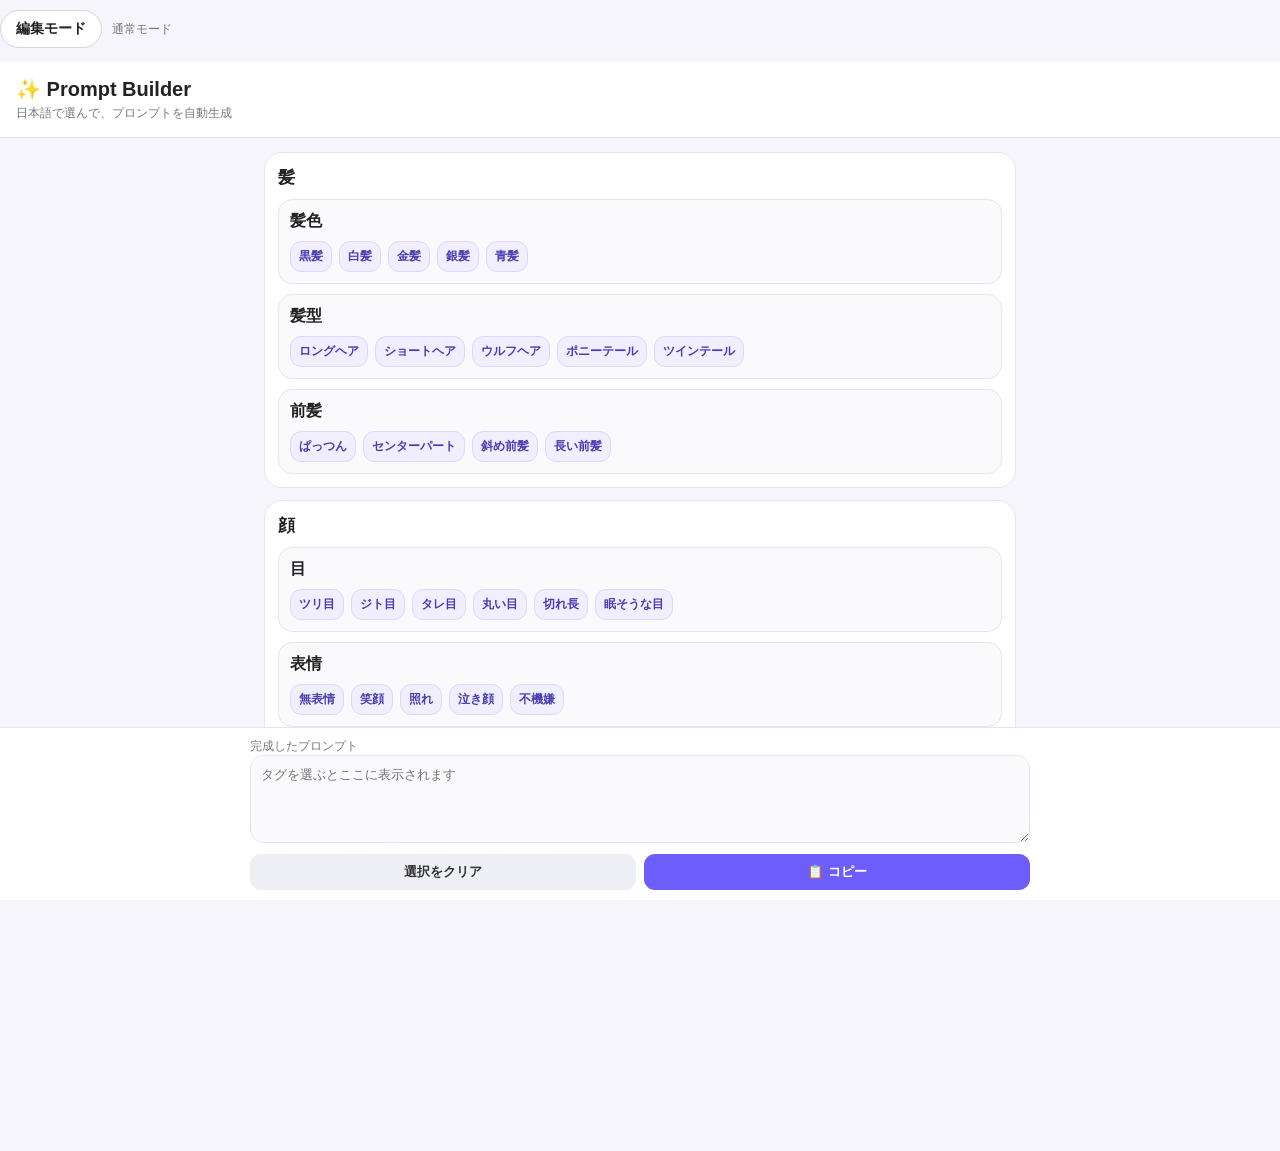
<file: PromptBuilder/index.html>
<!doctype html>
<html lang="ja">
<head>
<meta charset="utf-8">
<meta name="viewport" content="width=device-width,initial-scale=1,viewport-fit=cover">
<meta name="theme-color" content="#6d5dfc">
<title>Prompt Builder</title>
<style>
:root{--bg:#f6f5fb;--card:#fff;--text:#222;--muted:#777;--accent:#6d5dfc;--line:#e6e4ef;--danger:#d94c63}
*{box-sizing:border-box}body{margin:0;background:var(--bg);color:var(--text);font-family:-apple-system,BlinkMacSystemFont,"Segoe UI","Hiragino Sans","Yu Gothic",Meiryo,sans-serif}
header{position:sticky;top:0;z-index:5;background:#fff;border-bottom:1px solid var(--line);padding:15px 16px}
h1{font-size:20px;margin:0 0 4px}.sub{font-size:12px;color:var(--muted)}
main{max-width:780px;margin:auto;padding:14px 14px 240px}
.big{background:var(--card);border:1px solid var(--line);border-radius:18px;padding:13px;margin-bottom:12px}
.bighead{display:flex;align-items:center;justify-content:space-between;gap:8px}.bigtitle{font-weight:800;font-size:17px}
.subcard{background:#fafafd;border:1px solid var(--line);border-radius:14px;padding:11px;margin-top:10px}
.subhead{display:flex;align-items:center;justify-content:space-between;gap:8px;margin-bottom:9px;font-weight:700}
.tags{display:flex;flex-wrap:wrap;gap:7px}
button{border:0;border-radius:11px;padding:9px 12px;background:#eeeef5;color:#333;font-weight:650;cursor:pointer}
button.primary{background:var(--accent);color:#fff}.small{padding:6px 8px;font-size:12px}.danger{color:var(--danger);background:#fff0f2}
.tag{background:#f0eeff;color:#493db2;border:1px solid #ddd8ff}.tag.selected{background:var(--accent);color:#fff}
.add{width:100%;margin-top:9px;border:1px dashed #bbb6d5;background:transparent}
.addSub{margin-top:10px}
.bottom{position:fixed;bottom:0;left:0;right:0;background:rgba(255,255,255,.96);backdrop-filter:blur(12px);border-top:1px solid var(--line);padding:10px 12px;z-index:4}
.output{max-width:780px;margin:auto}.output textarea{width:100%;min-height:88px;border:1px solid var(--line);border-radius:13px;padding:10px;font:14px/1.6 inherit;resize:vertical;background:#fafafd}
.actions{display:flex;gap:8px;margin-top:7px}.actions button{flex:1}
input{width:100%;padding:11px;border:1px solid var(--line);border-radius:11px;font:inherit;margin:4px 0 10px}
label{font-size:13px;font-weight:650}.hint{font-size:12px;color:var(--muted);margin:-4px 0 10px}
.modal{position:fixed;inset:0;background:rgba(0,0,0,.38);display:none;align-items:flex-end;justify-content:center;z-index:10}.modal.show{display:flex}
.dialog{background:#fff;width:min(780px,100%);border-radius:22px 22px 0 0;padding:18px;max-height:92vh;overflow:auto}.dialog h2{font-size:18px;margin:0 0 14px}
.variant{border:1px solid var(--line);border-radius:12px;padding:10px;margin-bottom:8px}.variant .row{display:flex;gap:7px;align-items:center}.variant input{margin:3px 0 7px}.variant button{flex:0 0 auto}
.row{display:flex;gap:8px}.row>*{flex:1}.empty{color:var(--muted);font-size:13px}

/* ===== Prompt Builder v3 ===== */
.mode-switch-row{display:flex;align-items:center;gap:10px;margin:10px 0 14px}
#editModeBtn{border:1px solid #d7d7df;background:#fff;color:#222;border-radius:999px;padding:9px 15px;font-size:14px;font-weight:700}
#editModeBtn.active{background:#222;color:#fff;border-color:#222}
#editModeStatus{font-size:12px;color:#777}
body:not(.edit-mode) .add-btn,
body:not(.edit-mode) .edit-btn,
body:not(.edit-mode) .delete-btn,
body:not(.edit-mode) [data-edit-only]{display:none!important}
@media(max-width:600px){
  .modal,.variant-modal,.dialog,.modal-box,.popup{
    width:calc(100vw - 24px)!important;max-width:calc(100vw - 24px)!important;
    max-height:82vh!important;overflow-y:auto!important;overflow-x:hidden!important;
    box-sizing:border-box!important;margin:12px auto!important
  }
  .modal-content,.variant-list{width:100%!important;max-width:100%!important;box-sizing:border-box!important}
  .variant-list{max-height:45vh;overflow-y:auto;overflow-x:hidden}
  .variant-item,.variant-option{white-space:normal;overflow-wrap:anywhere}
  .modal-actions{position:sticky;bottom:0;background:#fff;padding-top:10px}
}


/* ===== v4: edit mode / mobile variant picker ===== */
.mode-switch-row{
  display:flex;align-items:center;gap:10px;margin:10px 0 14px;
}
#editModeBtn{
  border:1px solid #d5d5dc;background:#fff;color:#222;border-radius:999px;
  padding:9px 15px;font-size:14px;font-weight:700;cursor:pointer;
}
#editModeBtn.active{background:#222;color:#fff;border-color:#222}
#editModeStatus{font-size:12px;color:#777}
body:not(.edit-mode) .add-btn,
body:not(.edit-mode) .edit-btn,
body:not(.edit-mode) .delete-btn,
body:not(.edit-mode) [data-edit-control],
body:not(.edit-mode) [data-edit-only]{
  display:none!important;
}
@media (max-width:600px){
  /* モーダルの背景は画面全体。白いダイアログだけを画面幅に合わせる */
  .modal{
    width:100vw!important;
    max-width:none!important;
    min-width:0!important;
    height:100vh!important;
    margin:0!important;
    left:0!important;
    right:0!important;
    top:0!important;
    bottom:0!important;
    padding:0!important;
    box-sizing:border-box!important;
  }
  .dialog{
    width:100%!important;
    max-width:100%!important;
    min-width:0!important;
    max-height:82vh!important;
    overflow-x:hidden!important;
    overflow-y:auto!important;
    box-sizing:border-box!important;
    margin:0!important;
    border-radius:22px 22px 0 0;
    padding:18px 16px!important;
  }
  #modalBody,
  #variants{
    width:100%!important;
    max-width:100%!important;
    min-width:0!important;
    box-sizing:border-box!important;
    overflow-x:hidden!important;
  }
  #variants label{
    width:100%!important;
    max-width:100%!important;
    min-width:0!important;
    box-sizing:border-box!important;
    overflow:hidden!important;
  }
  #variants label span{
    flex:1 1 auto!important;
    min-width:0!important;
    max-width:100%!important;
    white-space:normal!important;
    overflow-wrap:anywhere!important;
    word-break:break-word!important;
  }
  #variants .variantCheck{
    flex:0 0 auto!important;
    width:auto!important;
  }
  .modal-actions{
    position:sticky;
    bottom:0;
    background:#fff;
    padding-top:10px;
  }
}


/* ===== v5: edit mode is editing-only ===== */
body.edit-mode .bottom{display:none!important}
body.edit-mode .tag{cursor:pointer}
body.edit-mode body:not(.edit-mode) .tag-wrap{display:inline-flex;align-items:center;gap:4px}


.backup-tools{
  display:flex;
  flex-wrap:wrap;
  gap:8px;
  margin:12px 0;
}
.backup-tools button{
  border:1px solid #d7d3ef;
  background:#fff;
  border-radius:10px;
  padding:9px 12px;
  font-size:14px;
}


.sort-handle{
  display:none;
  user-select:none;
  font-size:13px;
  opacity:.65;
  margin-right:6px;
}
body.edit-mode .sortable-handle{display:inline}


/* ===== v8: mobile-friendly reorder buttons ===== */
.reorder-buttons{
  display:none;
  gap:5px;
  margin-left:8px;
  vertical-align:middle;
}
body.edit-mode .reorder-buttons{display:inline-flex}
.reorder-buttons button{
  min-width:34px;
  min-height:32px;
  padding:4px 8px;
  border:1px solid #d7d3ef;
  border-radius:8px;
  background:#fff;
  color:#493db2;
  font-size:15px;
  line-height:1;
  touch-action:manipulation;
}
.reorder-buttons button:disabled{
  opacity:.3;
}


/* v9 mobile reorder buttons */
.reorder-buttons{display:none;gap:4px;vertical-align:middle;margin-right:4px}
body.edit-mode .reorder-buttons{display:inline-flex}
.reorder-btn{
 min-width:34px;min-height:32px;padding:3px 8px;
 border:1px solid #d7d3ef;border-radius:8px;background:#fff;
 color:#493db2;font-size:16px;line-height:1;touch-action:manipulation;
}
.reorder-btn:disabled{opacity:.3}
.head-actions{display:flex;align-items:center;gap:5px;flex-wrap:wrap}

</style>
</head>
<body>
<div class="mode-switch-row">
  <button id="editModeBtn" type="button">編集モード</button>
  <span id="editModeStatus">通常モード</span>
</div>
<header><h1>✨ Prompt Builder</h1><div class="sub">日本語で選んで、プロンプトを自動生成</div></header>
<main id="app"></main>


<div class="backup-tools" data-edit-control="true">
  <button type="button" id="backupBtn">💾 データをバックアップ</button>
  <button type="button" id="restoreBtn">📂 バックアップから復元</button>
  <input type="file" id="restoreFile" accept=".json,application/json" hidden>
</div>

<div class="bottom"><div class="output">
<div class="sub">完成したプロンプト</div>
<textarea id="output" readonly placeholder="タグを選ぶとここに表示されます"></textarea>
<div class="actions"><button id="clear">選択をクリア</button><button class="primary" id="copy">📋 コピー</button></div>
</div></div>

<div class="modal" id="modal"><div class="dialog">
<h2 id="modalTitle"></h2><div id="modalBody"></div>
<div class="actions"><button id="cancel">キャンセル</button><button class="primary" id="save">保存</button></div>
</div></div>

<script>
const KEY="prompt_builder_v2";
const LEGACY_KEY=Object.keys(localStorage).find(k=>k.endsWith("_prompt_builder_v2"))||null;

const defaults=[
 {id:"hair",name:"髪",subs:[
  {id:"haircolor",name:"髪色",tags:[["黒髪",["black hair"]],["白髪",["white hair"]],["金髪",["blonde hair"]],["銀髪",["silver hair"]],["青髪",["blue hair"]]]},
  {id:"hairstyle",name:"髪型",tags:[["ロングヘア",["long hair"]],["ショートヘア",["short hair"]],["ウルフヘア",["wolf cut","wolf hair"]],["ポニーテール",["ponytail"]],["ツインテール",["twin tails"]]]},
  {id:"bangs",name:"前髪",tags:[["ぱっつん",["blunt bangs"]],["センターパート",["center-parted bangs"]],["斜め前髪",["side-swept bangs"]],["長い前髪",["long bangs"]]]}
 ]},
 {id:"face",name:"顔",subs:[
  {id:"eyes",name:"目",tags:[["ツリ目",["upturned eyes"]],["ジト目",["half-closed eyes"]],["タレ目",["droopy eyes"]],["丸い目",["round eyes"]],["切れ長",["narrow eyes"]],["眠そうな目",["sleepy eyes"]]]},
  {id:"expression",name:"表情",tags:[["無表情",["expressionless"]],["笑顔",["smile"]],["照れ",["blush"]],["泣き顔",["crying"]],["不機嫌",["annoyed"]]]}
 ]},
 {id:"clothes",name:"服装",subs:[
  {id:"clotheskind",name:"服装",tags:[["黒スーツ",["black suit"]],["白シャツ",["white shirt"]],["パーカー",["hoodie"]],["制服",["school uniform"]]]}
 ]}
];

let saved=JSON.parse(localStorage.getItem(KEY)||"null");
if(!saved && LEGACY_KEY){try{saved=JSON.parse(localStorage.getItem(LEGACY_KEY)||"null");if(saved)localStorage.setItem(KEY,JSON.stringify(saved))}catch(e){}}
let data=saved || defaults.map(c=>({
 id:c.id,name:c.name,subs:c.subs.map(s=>({id:s.id,name:s.name,tags:s.tags.map((t,i)=>({id:s.id+"-"+i,name:t[0],variants:t[1].map((p,j)=>({id:"v"+j,prompt:p}))}))}))
}));
let selected=[]; // selected tag keys and variant keys
function saveData(){localStorage.setItem(KEY,JSON.stringify(data))}
function esc(s){return String(s).replace(/[&<>"']/g,m=>({"&":"&amp;","<":"&lt;",">":"&gt;",'"':"&quot;","'":"&#39;"}[m]))}
function tagKey(cid,sid,tid){return cid+"|"+sid+"|"+tid}
function render(){
 const app=document.getElementById("app");app.innerHTML="";
 data.forEach((c,ci)=>{
  const box=document.createElement("section");box.className="big";
  box.innerHTML=`<div class="bighead">
   <div class="bigtitle">${esc(c.name)}</div>
   <div class="head-actions">
    <span class="reorder-buttons" data-edit-control>
     <button type="button" class="reorder-btn" aria-label="上へ" ${ci===0?"disabled":""} onclick="event.stopPropagation();moveCategory('${c.id}',-1)">↑</button>
     <button type="button" class="reorder-btn" aria-label="下へ" ${ci===data.length-1?"disabled":""} onclick="event.stopPropagation();moveCategory('${c.id}',1)">↓</button>
    </span>
    <button class="small edit-btn" data-edit-control onclick="openCat('${c.id}')">編集</button>
    <button class="small danger delete-btn" data-edit-control onclick="deleteCat('${c.id}')">削除</button>
   </div>
  </div>`;
  c.subs.forEach((s,si)=>{
   const sc=document.createElement("div");sc.className="subcard";
   sc.innerHTML=`<div class="subhead">
    <span>${esc(s.name)}</span>
    <span class="head-actions">
     <span class="reorder-buttons" data-edit-control>
      <button type="button" class="reorder-btn" aria-label="上へ" ${si===0?"disabled":""} onclick="event.stopPropagation();moveSub('${c.id}','${s.id}',-1)">↑</button>
      <button type="button" class="reorder-btn" aria-label="下へ" ${si===c.subs.length-1?"disabled":""} onclick="event.stopPropagation();moveSub('${c.id}','${s.id}',1)">↓</button>
     </span>
     <button class="small edit-btn" data-edit-control onclick="openSub('${c.id}','${s.id}')">編集</button>
     <button class="small danger delete-btn" data-edit-control onclick="deleteSub('${c.id}','${s.id}')">削除</button>
    </span>
   </div>`;
   const tags=document.createElement("div");tags.className="tags";
   s.tags.forEach(t=>{
    const wrap=document.createElement("span");wrap.className="tag-wrap";
    const b=document.createElement("button");
    b.className="tag small"+(selected.some(x=>x.startsWith(tagKey(c.id,s.id,t.id)+"|"))?" selected":"");
    b.textContent=t.name;
    b.onclick=()=>{
      if(document.body.classList.contains("edit-mode")) openTag(c.id,s.id,t.id);
      else toggleTag(c.id,s.id,t.id);
    };
    b.oncontextmenu=e=>{e.preventDefault();openTag(c.id,s.id,t.id)};
    wrap.appendChild(b);
    tags.appendChild(wrap);
   });
   if(!s.tags.length)tags.innerHTML='<div class="empty">まだタグがありません。</div>';
   sc.appendChild(tags);
   const add=document.createElement("button");add.className="add add-btn";add.setAttribute("data-edit-control","true");add.textContent="＋ タグを追加";add.onclick=()=>openTag(c.id,s.id);sc.appendChild(add);
   box.appendChild(sc);
  });
  const addSub=document.createElement("button");addSub.className="add addSub add-btn";addSub.setAttribute("data-edit-control","true");addSub.textContent="＋ この項目に細分類を追加";addSub.onclick=()=>openSub(c.id);box.appendChild(addSub);
  app.appendChild(box);
 });
 const add=document.createElement("button");add.className="add add-btn";add.setAttribute("data-edit-control","true");add.textContent="＋ 大きなカテゴリを追加";add.onclick=()=>openCat();app.appendChild(add);
 updateOutput();
}

function moveCategory(id,dir){
 const i=data.findIndex(c=>c.id===id); if(i<0)return;
 const j=i+dir; if(j<0||j>=data.length)return;
 [data[i],data[j]]=[data[j],data[i]];
 saveData(); render();
}

function moveSub(cid,sid,dir){
 const c=data.find(c=>c.id===cid); if(!c)return;
 const i=c.subs.findIndex(s=>s.id===sid); if(i<0)return;
 const j=i+dir; if(j<0||j>=c.subs.length)return;
 [c.subs[i],c.subs[j]]=[c.subs[j],c.subs[i]];
 saveData(); render();
}

function toggleTag(cid,sid,tid){
 const c=data.find(x=>x.id===cid),s=c.subs.find(x=>x.id===sid),t=s.tags.find(x=>x.id===tid);
 if(!t)return;
 // 候補が1つだけなら選択画面を出さず、そのまま追加/解除
 if(Array.isArray(t.variants) && t.variants.length===1){
   const k=tagKey(cid,sid,tid)+"|"+t.variants[0].id;
   if(selected.includes(k)) selected=selected.filter(x=>x!==k); else selected.push(k);
   render();
   return;
 }
 openVariantPicker(cid,sid,t.id);
}
function openVariantPicker(cid,sid,tid){
 const c=data.find(x=>x.id===cid),s=c.subs.find(x=>x.id===sid),t=s.tags.find(x=>x.id===tid);
 openModal("「"+t.name+"」のプロンプトを選択",`
 <div class="hint">複数選択できます。どちらも選べば両方が出力されます。</div>
 <div id="variants">${t.variants.map(v=>{
   const k=tagKey(cid,sid,tid)+"|"+v.id;
   return `<label style="display:flex;gap:8px;align-items:center;margin:9px 0">
   <input type="checkbox" class="variantCheck" value="${esc(v.id)}" ${selected.includes(k)?"checked":""}> <span>${esc(v.prompt)}</span></label>`;
 }).join("")}</div>
 <button class="add add-btn" id="addVariant" data-edit-control>＋ プロンプト候補を追加</button>
 `);
 document.getElementById("addVariant").onclick=()=>{
   t.variants.push({id:"v"+Date.now(),prompt:""});openVariantPicker(cid,sid,tid);
 };
 document.getElementById("save").onclick=()=>{
   selected=selected.filter(x=>!x.startsWith(tagKey(cid,sid,tid)+"|"));
   document.querySelectorAll(".variantCheck:checked").forEach(el=>selected.push(tagKey(cid,sid,tid)+"|"+el.value));
   saveData();closeModal();render();
 };
}
function updateOutput(){
 const arr=[];
 selected.forEach(k=>{
  const [cid,sid,tid,vid]=k.split("|"),c=data.find(x=>x.id===cid),s=c?.subs.find(x=>x.id===sid),t=s?.tags.find(x=>x.id===tid),v=t?.variants.find(x=>x.id===vid);
  if(v)arr.push(v.prompt);
 });
 document.getElementById("output").value=arr.join(", ");
}
function openModal(title,body){document.getElementById("modalTitle").textContent=title;document.getElementById("modalBody").innerHTML=body;document.getElementById("modal").classList.add("show")}
function closeModal(){document.getElementById("modal").classList.remove("show")}
document.getElementById("cancel").onclick=closeModal;

function openCat(id=null){
 const c=id&&data.find(x=>x.id===id);
 openModal(id?"大きなカテゴリを編集":"大きなカテゴリを追加",`<label>カテゴリ名</label><input id="name" value="${esc(c?.name||"")}" placeholder="例：髪">`);
 document.getElementById("save").onclick=()=>{
  const n=document.getElementById("name").value.trim();if(!n)return;
  if(c)c.name=n;else data.push({id:"c"+Date.now(),name:n,subs:[]});
  saveData();closeModal();render();
 };
}
function openSub(cid,sid=null){
 const c=data.find(x=>x.id===cid),s=sid&&c.subs.find(x=>x.id===sid);
 openModal(sid?"細分類を編集":"細分類を追加",`<label>細分類名</label><input id="name" value="${esc(s?.name||"")}" placeholder="例：髪型">`);
 document.getElementById("save").onclick=()=>{
  const n=document.getElementById("name").value.trim();if(!n)return;
  if(s)s.name=n;else c.subs.push({id:"s"+Date.now(),name:n,tags:[]});
  saveData();closeModal();render();
 };
}
function openTag(cid,sid,tid=null){
 const c=data.find(x=>x.id===cid),s=c.subs.find(x=>x.id===sid),t=tid&&s.tags.find(x=>x.id===tid);
 openModal(tid?"タグを編集":"タグを追加",`
 <label>日本語名</label><input id="tagName" value="${esc(t?.name||"")}" placeholder="例：ウルフヘア">
 <div class="hint">登録済みのプロンプトを修正したり、候補を追加できます。通常モードでは候補を選んで使います。</div>
 <div id="vlist">${(t?.variants||[{prompt:""}]).map((v,i)=>`
 <div class="variant"><label>プロンプト候補 ${i+1}</label>
 <div class="row"><input class="vp" value="${esc(v.prompt||"")}" placeholder="例：wolf cut"><button type="button" class="danger small" onclick="this.parentElement.parentElement.remove()">削除</button></div></div>`).join("")}</div>
 <button class="add" id="addV">＋ プロンプト候補を追加</button>
 ${tid?'<button class="danger small" id="del" style="margin-top:10px">このタグを削除</button>':""}`);
 document.getElementById("addV").onclick=()=>{const d=document.createElement("div");d.className="variant";d.innerHTML=`<label>プロンプト候補</label><div class="row"><input class="vp" placeholder="例：wolf hair"><button type="button" class="danger small" onclick="this.parentElement.parentElement.remove()">削除</button></div>`;document.getElementById("vlist").appendChild(d)};
 if(tid){
  const delBtn=document.getElementById("del");
  if(delBtn){
    delBtn.addEventListener("click",()=>{
      if(!confirm(`「${t.name}」を削除しますか？`)) return;
      s.tags=s.tags.filter(x=>x.id!==tid);
      selected=selected.filter(x=>!x.startsWith(tagKey(cid,sid,tid)+"|"));
      saveData();
      closeModal();
      render();
    });
  }
}
 document.getElementById("save").onclick=()=>{
  const name=document.getElementById("tagName").value.trim(),vs=[...document.querySelectorAll(".vp")].map(x=>x.value.trim()).filter(Boolean);if(!name||!vs.length)return;
  const variants=vs.map((p,i)=>({id:t?.variants?.[i]?.id||"v"+Date.now()+i,prompt:p}));
  if(t){t.name=name;t.variants=variants}else s.tags.push({id:"t"+Date.now(),name,variants});
  saveData();closeModal();render();
 };
}
function deleteCat(id){const c=data.find(x=>x.id===id);if(confirm(`「${c.name}」を削除しますか？`)){data=data.filter(x=>x.id!==id);selected=selected.filter(x=>!x.startsWith(id+"|"));saveData();render()}}
function deleteSub(cid,sid){const c=data.find(x=>x.id===cid),s=c.subs.find(x=>x.id===sid);if(confirm(`「${s.name}」を削除しますか？`)){c.subs=c.subs.filter(x=>x.id!==sid);selected=selected.filter(x=>!x.startsWith(cid+"|"+sid+"|"));saveData();render()}}
document.getElementById("clear").onclick=()=>{selected=[];render()};
document.getElementById("copy").onclick=async()=>{const v=document.getElementById("output").value;if(!v)return;try{await navigator.clipboard.writeText(v);document.getElementById("copy").textContent="✓ コピーしました";setTimeout(()=>document.getElementById("copy").textContent="📋 コピー",1200)}catch(e){document.getElementById("output").select();document.execCommand("copy")}};
render();

/* ===== v6: backup / restore ===== */
(function(){
  const KEY = "prompt_builder_v2";

  function getData(){
    try{
      const raw = localStorage.getItem(KEY);
      if(!raw) throw new Error("保存データが見つかりません");
      return JSON.parse(raw);
    }catch(e){
      alert("バックアップするデータを取得できませんでした。");
      return null;
    }
  }

  function downloadBackup(){
    const data = getData();
    if(!data) return;
    const payload = {
      format: "Prompt Builder Backup",
      version: 1,
      exportedAt: new Date().toISOString(),
      data: data
    };
    const blob = new Blob([JSON.stringify(payload, null, 2)], {type:"application/json"});
    const url = URL.createObjectURL(blob);
    const a = document.createElement("a");
    const d = new Date();
    const stamp =
      d.getFullYear() +
      String(d.getMonth()+1).padStart(2,"0") +
      String(d.getDate()).padStart(2,"0") + "_" +
      String(d.getHours()).padStart(2,"0") +
      String(d.getMinutes()).padStart(2,"0");
    a.href = url;
    a.download = "Prompt_Backup_" + stamp + ".json";
    document.body.appendChild(a);
    a.click();
    a.remove();
    setTimeout(()=>URL.revokeObjectURL(url), 1000);
  }

  function restoreBackup(file){
    if(!file) return;
    const reader = new FileReader();
    reader.onload = function(){
      try{
        const payload = JSON.parse(reader.result);
        const data = payload && payload.data ? payload.data : payload;

        if(!Array.isArray(data)){
          throw new Error("形式が違います");
        }

        if(!confirm("現在の登録データを、このバックアップの内容で置き換えます。よろしいですか？")) return;

        localStorage.setItem(KEY, JSON.stringify(data));
        location.reload();
      }catch(e){
        alert("バックアップファイルを読み込めませんでした。Prompt Builderで作成したJSONか確認してください。");
      }
    };
    reader.readAsText(file);
  }

  document.addEventListener("DOMContentLoaded", function(){
    const backupBtn = document.getElementById("backupBtn");
    const restoreBtn = document.getElementById("restoreBtn");
    const restoreFile = document.getElementById("restoreFile");

    if(backupBtn) backupBtn.addEventListener("click", downloadBackup);
    if(restoreBtn) restoreBtn.addEventListener("click", ()=>restoreFile && restoreFile.click());
    if(restoreFile) restoreFile.addEventListener("change", e=>{
      restoreBackup(e.target.files && e.target.files[0]);
      e.target.value = "";
    });
  });
})();
</script>




<script>
(function(){
  const btn=document.getElementById('editModeBtn');
  const status=document.getElementById('editModeStatus');
  function setMode(on){
    document.body.classList.toggle('edit-mode',on);
    btn.classList.toggle('active',on);
    btn.textContent=on?'編集モード終了':'編集モード';
    status.textContent=on?'編集・追加・削除ができます':'通常モード';
  }
  setMode(false);
  btn.addEventListener('click',()=>setMode(!document.body.classList.contains('edit-mode')));
})();
</script>

</body>
</html>
</file>
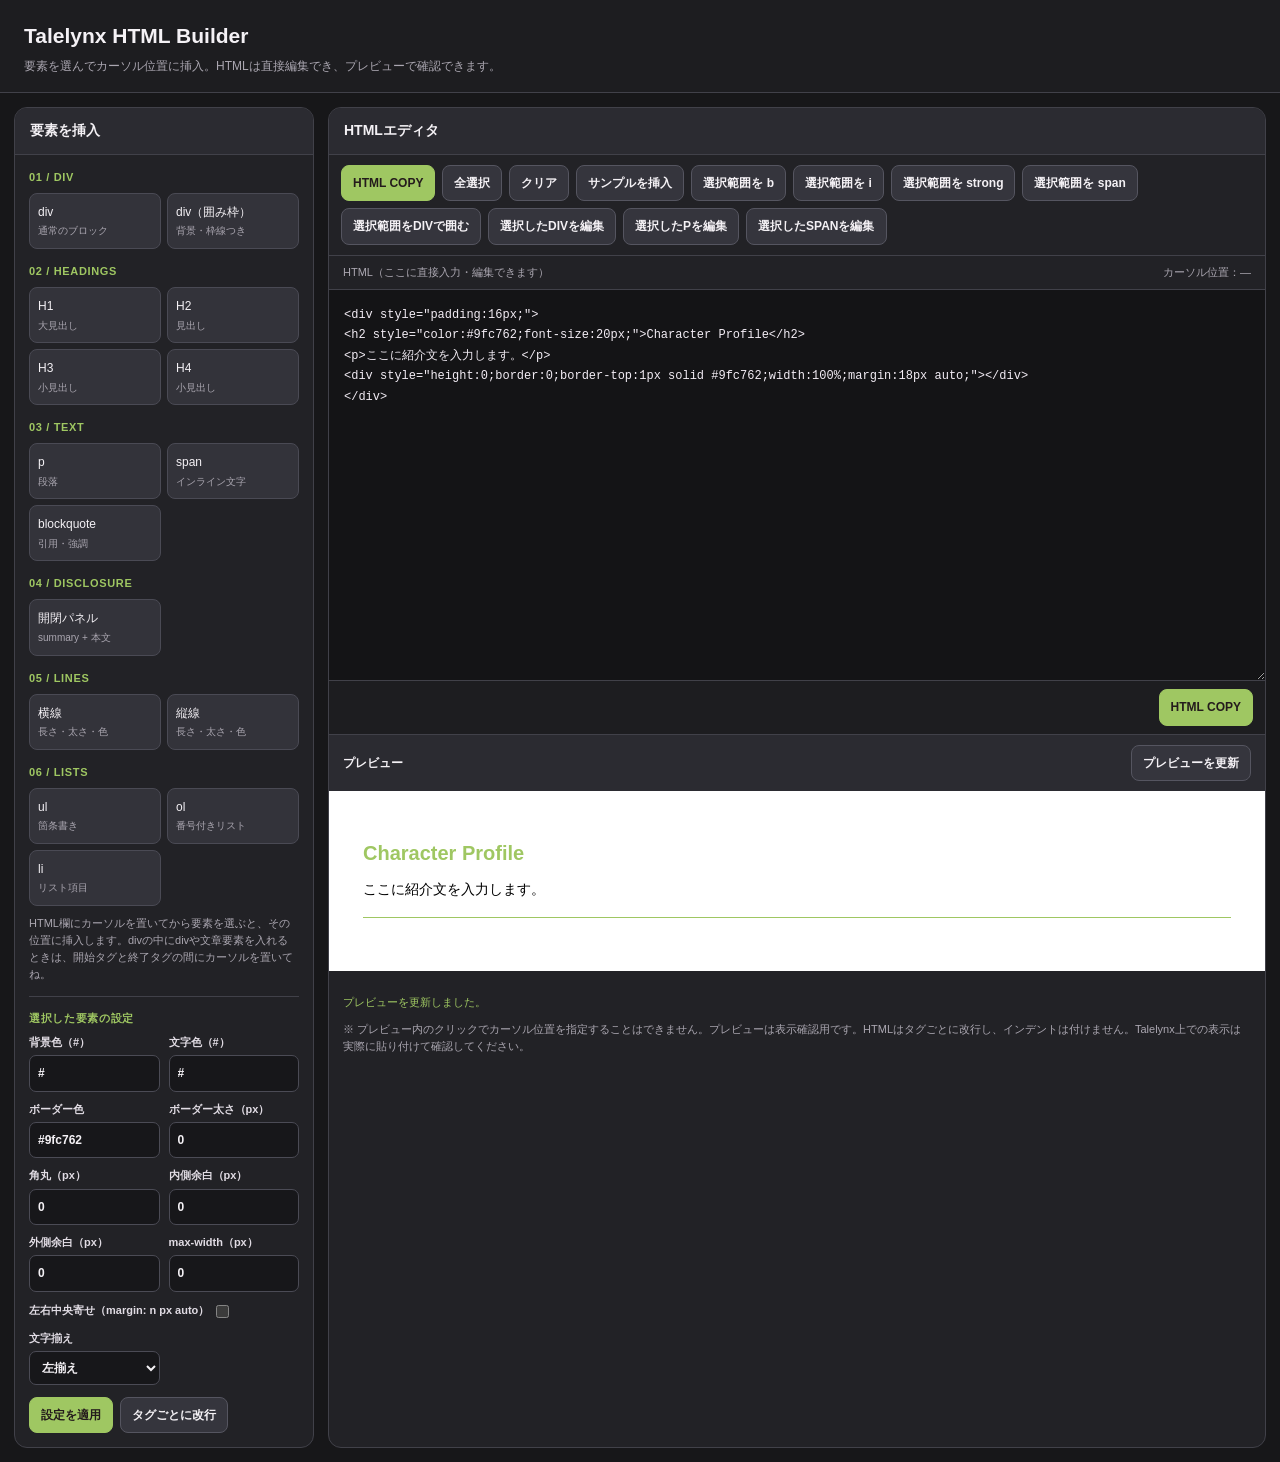
<file: Talelynx_HTML_Builder/index.html>
<!doctype html>
<html lang="ja">
<head>
<meta charset="utf-8">
<meta name="viewport" content="width=device-width,initial-scale=1">
<title>Talelynx HTML Builder</title>
<style>
:root{color-scheme:dark;--bg:#171719;--panel:#222226;--panel2:#2b2b31;--line:#414149;--text:#f4f1f5;--muted:#aaa6b0;--accent:#9fc762;--accentText:#241b1c}
*{box-sizing:border-box}
body{margin:0;background:var(--bg);color:var(--text);font:14px/1.55 -apple-system,BlinkMacSystemFont,"Hiragino Kaku Gothic ProN",Meiryo,sans-serif}
header{padding:20px 24px 17px;border-bottom:1px solid var(--line);background:#1d1d20}
h1{font-size:21px;margin:0 0 4px}header p{margin:0;color:var(--muted);font-size:12px}
main{display:grid;grid-template-columns:300px minmax(0,1fr);gap:14px;padding:14px;max-width:1600px;margin:auto}
.panel{background:var(--panel);border:1px solid var(--line);border-radius:13px;overflow:hidden;min-width:0}
.panel-head{padding:12px 15px;background:var(--panel2);border-bottom:1px solid var(--line);font-weight:750}
.panel-body{padding:14px}
.category{font-size:11px;color:var(--accent);font-weight:800;letter-spacing:.06em;margin:14px 0 7px}
.category:first-child{margin-top:0}
.palette{display:grid;grid-template-columns:1fr 1fr;gap:6px}
.palette button{border:1px solid #4a4a54;border-radius:8px;background:#33333a;color:var(--text);padding:9px 8px;text-align:left;font:inherit;font-size:12px;cursor:pointer}
.palette button:hover{border-color:var(--accent);background:#3b3438}
.palette button small{display:block;color:var(--muted);font-size:10px;margin-top:2px}
.hint{font-size:11px;color:var(--muted);margin:9px 0 0}
.editor-top{display:flex;gap:7px;flex-wrap:wrap;padding:10px 12px;border-bottom:1px solid var(--line)}
button.action{border:1px solid #555560;border-radius:8px;padding:8px 11px;background:#35353d;color:var(--text);font:inherit;font-size:12px;font-weight:650;cursor:pointer}
button.primary{background:var(--accent);border-color:var(--accent);color:var(--accentText)}
button.action:hover{filter:brightness(1.1)}
textarea{display:block;width:100%;resize:vertical;border:0;outline:none;background:#141416;color:#f3edf5;padding:15px;font:12px/1.7 ui-monospace,SFMono-Regular,Menlo,monospace;tab-size:2;white-space:pre;min-height:390px}
.editor-label{padding:8px 14px;color:var(--muted);font-size:11px;border-bottom:1px solid var(--line);display:flex;justify-content:space-between;gap:10px}
.preview-head{padding:10px 14px;border-top:1px solid var(--line);background:var(--panel2);font-size:12px;font-weight:750;display:flex;justify-content:space-between;align-items:center}
#preview{min-height:180px;background:#ffffff;color:#000000;padding:18px;overflow-wrap:anywhere;line-height:normal}
#preview details{margin:8px 0}
#preview summary{cursor:pointer}
#preview .builder-line-h{height:0}
#preview .builder-line-v{display:inline-block;vertical-align:middle}
#preview ul,#preview ol{padding-left:24px}
#preview blockquote{margin:12px 0;padding:8px 14px;border-left:3px solid #b8a0a2}
.controls{display:grid;grid-template-columns:1fr 1fr;gap:9px}
.controls label{display:block;font-size:11px;color:#e1dce4;font-weight:650}
.controls input,.controls select,.controls textarea{width:100%;margin-top:4px;background:#17171a;color:var(--text);border:1px solid #4b4b55;border-radius:7px;padding:8px;font:inherit;font-size:12px;min-height:34px}
.controls input[type=color]{padding:3px;height:34px}
.controls input[type=checkbox]{width:auto;min-height:0;vertical-align:middle}
.wide{grid-column:1/-1}
#settings{border-top:1px solid var(--line);padding-top:13px;margin-top:13px}
.status{min-height:18px;color:var(--accent);font-size:11px;margin-top:9px}
@media(max-width:850px){main{grid-template-columns:1fr;padding:8px}header{padding:17px}.palette{grid-template-columns:repeat(3,1fr)}textarea{min-height:300px}}
</style>
</head>
<body>
<header>
<h1>Talelynx HTML Builder</h1>
<p>要素を選んでカーソル位置に挿入。HTMLは直接編集でき、プレビューで確認できます。</p>
</header>
<main>
<section class="panel">
<div class="panel-head">要素を挿入</div>
<div class="panel-body">
<div class="category">01 / DIV</div>
<div class="palette">
<button data-insert="div">div<small>通常のブロック</small></button>
<button data-insert="divbox">div（囲み枠）<small>背景・枠線つき</small></button>
</div>
<div class="category">02 / HEADINGS</div>
<div class="palette">
<button data-insert="h1">H1<small>大見出し</small></button>
<button data-insert="h2">H2<small>見出し</small></button>
<button data-insert="h3">H3<small>小見出し</small></button>
<button data-insert="h4">H4<small>小見出し</small></button>
</div>
<div class="category">03 / TEXT</div>
<div class="palette">
<button data-insert="p">p<small>段落</small></button>
<button data-insert="span">span<small>インライン文字</small></button>
<button data-insert="blockquote">blockquote<small>引用・強調</small></button>
</div>
<div class="category">04 / DISCLOSURE</div>
<div class="palette">
<button data-insert="details">開閉パネル<small>summary + 本文</small></button>
</div>
<div class="category">05 / LINES</div>
<div class="palette">
<button data-insert="lineh">横線<small>長さ・太さ・色</small></button>
<button data-insert="linev">縦線<small>長さ・太さ・色</small></button>
</div>
<div class="category">06 / LISTS</div>
<div class="palette">
<button data-insert="ul">ul<small>箇条書き</small></button>
<button data-insert="ol">ol<small>番号付きリスト</small></button>
<button data-insert="li">li<small>リスト項目</small></button>
</div>
<p class="hint">HTML欄にカーソルを置いてから要素を選ぶと、その位置に挿入します。divの中にdivや文章要素を入れるときは、開始タグと終了タグの間にカーソルを置いてね。</p>
<div id="settings">
<div class="category">選択した要素の設定</div>
<div id="fields" class="controls"></div>
<div class="actions" style="display:flex;gap:7px;margin-top:12px;flex-wrap:wrap">
<button class="action primary" id="applySettings">設定を適用</button>
<button class="action" id="format">タグごとに改行</button>
</div>
</div>
</div>
</section>
<section class="panel">
<div class="panel-head">HTMLエディタ</div>
<div class="editor-top">
<button class="action primary" id="copy">HTML COPY</button>
<button class="action" id="selectAll">全選択</button>
<button class="action" id="clear">クリア</button>
<button class="action" id="starter">サンプルを挿入</button>
<button class="action" data-wrap="b">選択範囲を b</button>
<button class="action" data-wrap="i">選択範囲を i</button>
<button class="action" data-wrap="strong">選択範囲を strong</button>
<button class="action" data-wrap="span">選択範囲を span</button>
<button class="action" id="wrapDiv">選択範囲をDIVで囲む</button>
<button class="action" id="editDiv">選択したDIVを編集</button>
<button class="action" id="editP">選択したPを編集</button>
<button class="action" id="editSpan">選択したSPANを編集</button>
</div>
<div class="editor-label"><span>HTML（ここに直接入力・編集できます）</span><span id="cursorInfo">カーソル位置：—</span></div>
<textarea id="code" spellcheck="false" aria-label="HTMLコードエディタ"><div style="padding:16px;">
<h2 style="color:#9fc762;font-size:20px;">Character Profile</h2>
<p>ここに紹介文を入力します。</p>
<div style="height:0;border:0;border-top:1px solid #9fc762;width:100%;margin:18px auto;"></div>
</div></textarea>
<div style="display:flex;justify-content:flex-end;padding:8px 12px;background:#1d1d20;border-top:1px solid var(--line);"><button class="action primary" id="copyBottom">HTML COPY</button></div>
<div class="preview-head"><span>プレビュー</span><button class="action" id="refresh">プレビューを更新</button></div>
<div id="preview"></div>
<div class="panel-body">
<div class="status" id="status" aria-live="polite"></div>
<p class="hint">※ プレビュー内のクリックでカーソル位置を指定することはできません。プレビューは表示確認用です。HTMLはタグごとに改行し、インデントは付けません。Talelynx上での表示は実際に貼り付けて確認してください。</p>
</div>
</section>
</main>
<script>
const $=s=>document.querySelector(s);
const code=$('#code');
let selectedType='div';
let selectedOpen=0, selectedClose=0;
const defaults={
 div:{bg:'',color:'',borderColor:'#9fc762',borderWidth:0,radius:0,padding:0,margin:0,maxWidth:0,autoMargin:false,align:'left'},
 divbox:{bg:'#202024',color:'#9fc762',borderColor:'#9fc762',borderWidth:1,radius:10,padding:14,margin:0,maxWidth:0,autoMargin:false,align:'left'},
 h1:{color:'#9fc762',size:28,align:'left',weight:'bold',margin:'.67em 0',padding:0},
 h2:{color:'#9fc762',size:22,align:'left',weight:'bold',margin:'.83em 0',padding:0},
 h3:{color:'#9fc762',size:18,align:'left',weight:'bold',margin:'1em 0',padding:0},
 h4:{color:'#9fc762',size:16,align:'left',weight:'bold',margin:'1.33em 0',padding:0},
 p:{color:'',size:14,align:'left',lineHeight:1.7,margin:'1em 0',padding:0},
 span:{color:'#9fc762',size:14,weight:'normal',align:'inherit'},
 blockquote:{color:'#9fc762',borderColor:'#9fc762',size:14},
 details:{title:'開閉パネル',body:'ここに本文を入力します。',color:'#9fc762',bg:'#202024',size:16,padding:14,marker:true},
 lineh:{color:'#9fc762',length:100,thickness:1,margin:18},
 linev:{color:'#9fc762',length:60,thickness:1,margin:12},
 ul:{},ol:{},li:{text:'リスト項目'}
};
function esc(s){return String(s??'').replace(/[&<>"']/g,c=>({'&':'&amp;','<':'&lt;','>':'&gt;','"':'&quot;',"'":'&#39;'}[c]));}
function tagPair(tag,inner,style=''){return `<${tag}${style?` style="${style}"`:''}>\n${inner}\n</${tag}>`;}
function makeSnippet(type,v){
 const sty=(a)=>a.filter(Boolean).join(';');
 const boxStyle=sty([
   v.bg?`background-color:${v.bg}`:'',
   v.color?`color:${v.color}`:'',
   `border:${Number(v.borderWidth)||0}px solid ${v.borderColor||'#000000'}`,
   `border-radius:${Number(v.radius)||0}px`,
   `padding:${Number(v.padding)||0}px`,
   `margin:${v.autoMargin?' '+(Number(v.margin)||0)+'px auto':(Number(v.margin)||0)+'px'}`,
   Number(v.maxWidth)>0?`max-width:${Number(v.maxWidth)}px`:'',
   `text-align:${v.align||'left'}`
 ]);
 if(type==='div') return tagPair('div','ここに内容を入力します。',sty([normalizeColorInput(v.bg)?`background-color:${normalizeColorInput(v.bg)}`:'',normalizeColorInput(v.color)?`color:${normalizeColorInput(v.color)}`:'',`border:${Number(v.borderWidth)||0}px solid ${v.borderColor||'#000000'}`,`border-radius:${Number(v.radius)||0}px`,`padding:${Number(v.padding)||0}px`,`margin:${v.autoMargin?' '+(Number(v.margin)||0)+'px auto':(Number(v.margin)||0)+'px'}`,Number(v.maxWidth)>0?`max-width:${Number(v.maxWidth)}px`:'',`text-align:${v.align||'left'}`]));
 if(type==='divbox') return tagPair('div','ここに内容を入力します。',sty([normalizeColorInput(v.bg)?`background-color:${normalizeColorInput(v.bg)}`:'',normalizeColorInput(v.color)?`color:${normalizeColorInput(v.color)}`:'',`border:${Number(v.borderWidth)||0}px solid ${v.borderColor}`,`border-radius:${Number(v.radius)||0}px`,`padding:${Number(v.padding)||0}px`,`margin:${v.autoMargin?' '+(Number(v.margin)||0)+'px auto':(Number(v.margin)||0)+'px'}`,Number(v.maxWidth)>0?`max-width:${Number(v.maxWidth)}px`:'',`text-align:${v.align||'left'}`]));
 if(/^h[1-4]$/.test(type)) return tagPair(type,'見出しテキスト',sty([`color:${v.color}`,`font-size:${Number(v.size)||16}px`,`text-align:${v.align||'left'}`,`font-weight:${v.weight}`,`margin:${v.margin||'0'}`,`padding:${Number(v.padding)||0}px`]));
 if(type==='p') return tagPair('p','ここに段落テキストを入力します。',sty([v.color?`color:${v.color}`:'',`font-size:${Number(v.size)||14}px`,`text-align:${v.align||'left'}`,`line-height:${Number(v.lineHeight)||1.7}`,`margin:${v.margin||'0'}`,`padding:${Number(v.padding)||0}px`]));
 if(type==='span') return `<span style="${sty([`color:${v.color}`,`font-size:${Number(v.size)||14}px`,`font-weight:${v.weight}`,`text-align:${v.align||'inherit'}`])}">ここに文字</span>`;
 if(type==='blockquote') return tagPair('blockquote','引用テキスト',sty([`color:${v.color}`,`border-left:3px solid ${v.borderColor}`,`padding:8px 14px`,`font-size:${Number(v.size)||14}px`,`margin:12px 0`,`text-align:${v.align||'left'}`]));
 if(type==='details'){
   const summaryStyle=sty([`list-style-type:${v.marker?'disclosure-closed':'none'}`,`color:${v.color}`,`background-color:${v.bg}`,`font-size:${Number(v.size)||16}px`,`padding:${Number(v.padding)||0}px`,`text-align:${v.align||'left'}`]);
   return `<details style="border:none;">\n<summary style="${summaryStyle}">${esc(v.title||'開閉パネル')}</summary>\n<div style="padding:${Number(v.padding)||0}px;color:${v.color};text-align:${v.align||'left'};">${esc(v.body||'ここに本文を入力します。').replace(/\r?\n/g,'<br>')}</div>\n</details>`;
 }
 if(type==='lineh') return `<div style="height:0;border:0;border-top:${Math.max(1,Number(v.thickness)||1)}px solid ${v.color};width:${Math.min(100,Math.max(1,Number(v.length)||100))}%;margin:${Number(v.margin)||0}px auto;"></div>`;
 if(type==='linev') return `<div style="display:block;width:0;height:${Math.max(1,Number(v.length)||60)}px;border-left:${Math.max(1,Number(v.thickness)||1)}px solid ${v.color};margin:${Number(v.margin)||0}px auto;"></div>`;
 if(type==='ul'||type==='ol') return `<${type}>\n<li>リスト項目</li>\n<li>リスト項目</li>\n</${type}>`;
 if(type==='li') return '<li>リスト項目</li>';
 return '';
}
function inputField(label,key,type='text',value='',opts={}){
 let input='';
 if(type==='textarea') input=`<textarea data-key="${key}" rows="${opts.rows||4}" ${opts.placeholder?`placeholder="${esc(opts.placeholder)}"`:''}>${esc(value)}</textarea>`;
 else if(type==='checkbox') input=`<input type="checkbox" data-key="${key}" ${value?'checked':''}>`;
 else if(type==='select') input=`<select data-key="${key}">${opts.options.map(o=>`<option value="${o[0]}" ${value===o[0]?'selected':''}>${o[1]}</option>`).join('')}</select>`;
 else input=`<input type="${type}" data-key="${key}" value="${esc(value)}" ${opts.placeholder?`placeholder="${esc(opts.placeholder)}"`:''} ${opts.min!==undefined?`min="${opts.min}"`:''} ${opts.max!==undefined?`max="${opts.max}"`:''} ${opts.step!==undefined?`step="${opts.step}"`:''}>`;
 return `<label>${label}${input}</label>`;
}
function fieldsFor(type,v){
 const f=[];
const color=(label,key,allowNone=false)=>f.push(inputField(label,key,'text',v[key]||'#9fc762',{placeholder:'#RRGGBB'}));
 const num=(label,key,min=0,max=100)=>f.push(inputField(label,key,'number',v[key]??0,{min,max}));
 const text=(label,key)=>f.push(inputField(label,key,'text',v[key]??''));
 const align=()=>f.push(inputField('文字揃え','align','select',v.align||'left',{options:[['left','左揃え'],['center','中央揃え'],['right','右揃え']]}));
 if(type==='div'||type==='divbox'){
   f.push(inputField('背景色（#）','bg','text',v.bg||'#',{placeholder:'#RRGGBB'}));
   f.push(inputField('文字色（#）','color','text',v.color||'#',{placeholder:'#RRGGBB'}));
   color('ボーダー色','borderColor');num('ボーダー太さ（px）','borderWidth',0,12);
   num('角丸（px）','radius',0,100);num('内側余白（px）','padding',0,100);
   num('外側余白（px）','margin',0,200);num('max-width（px）','maxWidth',0,2000);
   f.push(`<label class="wide">左右中央寄せ（margin: n px auto） <input type="checkbox" data-key="autoMargin" ${v.autoMargin?'checked':''}></label>`);
   align();
 }else if(/^h[1-4]$/.test(type)){
   color('文字色','color');num('文字サイズ（px）','size',8,72);align();
   f.push(inputField('太さ','weight','select',v.weight,{options:[['normal','通常'],['bold','太字']]}));
   f.push(inputField('外側余白（CSS値）','margin','text',v.margin||'0'));
   num('内側余白（px）','padding',0,100);
 }else if(type==='p'){
   f.push(inputField('文字色（空欄＝継承）','color','text',v.color||''));num('文字サイズ（px）','size',8,72);align();
   num('行間（倍率）','lineHeight',1,3);
   f.push(inputField('外側余白（CSS値）','margin','text',v.margin||'0'));
   num('内側余白（px）','padding',0,100);
 }else if(type==='span'){
   color('文字色','color');num('文字サイズ（px）','size',8,72);
   f.push(inputField('太さ','weight','select',v.weight,{options:[['normal','通常'],['bold','太字']]}));
   align();
 }else if(type==='blockquote'){
   color('文字色','color');color('左ボーダー色','borderColor');num('文字サイズ（px）','size',8,72);align();
 }else if(type==='details'){
   text('summaryのタイトル','title');f.push(inputField('本文（改行可）','body','textarea',v.body||'',{rows:4,placeholder:'ここに本文を入力します。'}));color('文字色','color');color('背景色','bg');
   num('文字サイズ（px）','size',8,72);num('内側余白（px）','padding',0,80);align();
   f.push(`<label class="wide">▶マーカーを表示 <input type="checkbox" data-key="marker" ${v.marker?'checked':''}></label>`);
 }else if(type==='lineh'||type==='linev'){
   color('線の色','color');num('長さ（'+(type==='lineh'?'%':'px')+'）','length',1,type==='lineh'?100:1000);
   num('太さ（px）','thickness',1,12);num('余白（px）','margin',0,100);
 }else if(type==='li'){text('項目の文字','text');}
 $('#fields').innerHTML=f.join('');
}
function normalizeColorInput(value){
 const s=String(value??'').trim();
 if(s==='' || s==='#') return '';
 return s.startsWith('#') ? s : '#'+s;
}
function insertAtCursor(text){
 const start=code.selectionStart,end=code.selectionEnd;
 code.setRangeText(text,start,end,'end');
 code.focus();
 const pos=code.selectionStart;
 $('#cursorInfo').textContent='カーソル位置：'+pos;
 refreshPreview();
}
function refreshPreview(){
 try{$('#preview').innerHTML=code.value;$('#status').textContent='プレビューを更新しました。';}
 catch(e){$('#status').textContent='プレビューの更新中にエラーが発生しました。';}
}
function selectType(type){
 selectedType=type;
 const v={...(defaults[type]||{})};
 fieldsFor(type,v);
 $('#fields').querySelectorAll('[data-key]').forEach(el=>{
   el.addEventListener('input',()=>{});
 });
 $('#applySettings').onclick=()=>{
   const values={...v};
   $('#fields').querySelectorAll('[data-key]').forEach(el=>{
     values[el.dataset.key]=el.type==='checkbox'?el.checked:(el.type==='number'?Number(el.value):el.value);
   });
   const snippet=makeSnippet(type,values);
   insertAtCursor(snippet);
   $('#status').textContent='要素を挿入しました。必要ならHTML欄で中身を編集できます。';
 };
}
document.querySelectorAll('[data-insert]').forEach(b=>b.addEventListener('click',()=>{
 const type=b.dataset.insert;
 selectType(type);
 if(type==='ul'||type==='ol'||type==='li'||type==='span'||type==='p'||type==='div'||type==='divbox'||type==='details'||type==='blockquote'||/^h[1-4]$/.test(type)||type==='lineh'||type==='linev'){
   $('#status').textContent='設定を確認して「設定を適用」を押すと、カーソル位置に挿入します。';
 }
}));
function wrapSelection(tag, style=''){
 const start=code.selectionStart,end=code.selectionEnd;
 if(start===end){$('#status').textContent='先にHTML欄で囲みたい文字またはタグを選択してね。';code.focus();return;}
 const selected=code.value.slice(start,end);
 const open=`<${tag}${style?` style="${style}"`:''}>`, close=`</${tag}>`;
 code.setRangeText(open+selected+close,start,end,'end');
 code.focus();refreshPreview();$('#status').textContent=`選択範囲を${tag}で囲みました。`;
}
document.querySelectorAll('[data-wrap]').forEach(b=>b.addEventListener('click',()=>wrapSelection(b.dataset.wrap)));
$('#wrapDiv').addEventListener('click',()=>{
 const start=code.selectionStart,end=code.selectionEnd;
 if(start===end){$('#status').textContent='先に囲みたい範囲を選択してね。';return;}
 const selected=code.value.slice(start,end);
 selectType('div');
 // Use default div style settings; selected text or markup is preserved as inner content.
 $('#fields').querySelectorAll('[data-key]').forEach(el=>{
   if(el.dataset.key==='bg'||el.dataset.key==='color')el.value='#';
   if(el.dataset.key==='radius')el.value='0';
 });
 const vals={...defaults.div};
 $('#applySettings').onclick=()=>{
   const values={...vals};
   $('#fields').querySelectorAll('[data-key]').forEach(el=>values[el.dataset.key]=el.type==='checkbox'?el.checked:(el.type==='number'?Number(el.value):el.value));
   const snippet=makeSnippet('div',values).replace('ここに内容を入力します。',selected);
   code.setRangeText(snippet,start,end,'end');code.focus();refreshPreview();
   $('#status').textContent='選択範囲をDIVで囲みました。設定を変更して再度適用すれば新しいDIVを挿入できます。';
 };
 $('#status').textContent='左側でDIVの背景・余白・max-widthなどを設定して「設定を適用」を押してね。';
});
$('#editSpan').addEventListener('click',()=>{
 const pos=code.selectionStart,src=code.value;
 const opens=[...src.matchAll(/<span\b[^>]*>/gi)];let chosen=null;
 for(const m of opens){const openAt=m.index,openEnd=openAt+m[0].length;let depth=1,re=/<\/?span\b[^>]*>/gi;re.lastIndex=openEnd;let mm;
   while((mm=re.exec(src))){if(/^<\s*span\b/i.test(mm[0]))depth++;else depth--;if(depth===0){if(openAt<=pos&&pos<=mm.index+mm[0].length)chosen={openAt,openEnd,tag:m[0]};break;}}
 }
 if(!chosen){$('#status').textContent='カーソルを編集したいSPANの中に置いてから押してね。';return;}
 const raw=chosen.tag.match(/style=["']([^"']*)["']/i)?.[1]||'';
 const get=(prop,def='')=>raw.match(new RegExp('(?:^|;)\\s*'+prop+'\\s*:\\s*([^;]+)','i'))?.[1]?.trim()||def;
 const vals={...defaults.span,color:get('color','#9fc762'),size:parseFloat(get('font-size','14'))||14,weight:get('font-weight','normal'),align:get('text-align','inherit')};
 fieldsFor('span',vals);
 $('#fields').querySelectorAll('[data-key]').forEach(el=>{const k=el.dataset.key;if(k in vals)el.value=vals[k]??'';});
 $('#applySettings').onclick=()=>{
   const values={...vals};$('#fields').querySelectorAll('[data-key]').forEach(el=>values[el.dataset.key]=el.type==='checkbox'?el.checked:(el.type==='number'?Number(el.value):el.value));
   const style=makeSnippet('span',values).match(/style="([^"]*)"/)?.[1]||'';
   const replacement=chosen.tag.replace(/style=["'][^"']*["']/i,'').replace(/>$/,'')+` style="${style}">`;
   code.setRangeText(replacement,chosen.openAt,chosen.openEnd,'end');code.focus();refreshPreview();$('#status').textContent='SPANのスタイルを更新しました。';
 };
 $('#status').textContent='SPANの文字色・サイズなどを変更して「設定を適用」を押してね。';
});
$('#editDiv').addEventListener('click',()=>{
 const pos=code.selectionStart,src=code.value;
 const tokenRe=/<\/?div\b[^>]*>/gi;
 const stack=[],pairs=[];
 let m;
 while((m=tokenRe.exec(src))){
   if(/^<\s*div\b/i.test(m[0])){
     stack.push({openAt:m.index,openEnd:m.index+m[0].length,tag:m[0]});
   }else{
     const opened=stack.pop();
     if(opened){
       pairs.push({...opened,closeStart:m.index,closeEnd:m.index+m[0].length});
     }
   }
 }
 const candidates=pairs.filter(p=>p.openAt<=pos && pos<=p.closeEnd);
 candidates.sort((a,b)=>(a.closeEnd-a.openAt)-(b.closeEnd-b.openAt));
 const chosen=candidates[0]||null;
 if(!chosen){$('#status').textContent='カーソルを編集したいDIVの開始タグ・本文・終了タグのどこかに置いてね。';return;}
 const raw=chosen.tag.match(/style=["']([^"']*)["']/i)?.[1]||'';
 const get=(prop,def='')=>raw.match(new RegExp('(?:^|;)\\s*'+prop+'\\s*:\\s*([^;]+)','i'))?.[1]?.trim()||def;
 const marginMatch=raw.match(/margin\s*:\s*([^;]+)/i);
 const marginRaw=marginMatch?.[1]?.trim()||'0px';
 const marginNum=parseFloat(marginRaw)||0;
 const vals={...defaults.div,
   bg:get('background-color',''),
   color:get('color',''),
   borderColor:get('border-color','#9fc762'),
   borderWidth:parseFloat(get('border-width','0'))||0,
   radius:parseFloat(get('border-radius','0'))||0,
   padding:parseFloat(get('padding','0'))||0,
   margin:marginNum,
   maxWidth:parseFloat(get('max-width','0'))||0,
   autoMargin:/\bauto\b/i.test(marginRaw),
   align:get('text-align','left')
 };
 fieldsFor('div',vals);
 $('#fields').querySelectorAll('[data-key]').forEach(el=>{
   const k=el.dataset.key;
   if(k in vals){
     if(el.type==='checkbox')el.checked=!!vals[k];
     else if(el.type==='text' && (k==='bg'||k==='color'))el.value=vals[k]||'#';
     else el.value=vals[k]??'';
   }
 });
 $('#applySettings').onclick=()=>{
   const values={...vals};
   $('#fields').querySelectorAll('[data-key]').forEach(el=>{
     values[el.dataset.key]=el.type==='checkbox'?el.checked:(el.type==='number'?Number(el.value):el.value);
   });
   const style=makeSnippet('div',values).match(/<div style="([^"]*)">/)?.[1]||'';
   const newOpenTag=chosen.tag.replace(/\sstyle=["'][^"']*["']/i,'') .replace(/>$/,'')+` style="${style}">`;
   code.setRangeText(newOpenTag,chosen.openAt,chosen.openEnd,'end');
   code.focus();refreshPreview();
   $('#status').textContent='選択したDIVのスタイルを更新しました。既存DIVを入れ子にせず、開始タグだけを書き換えました。';
 };
 $('#status').textContent='選択したDIVの設定を変更して「設定を適用」を押してね。';
});

$('#editP').addEventListener('click',()=>{
  const pos=code.selectionStart,src=code.value;
  const tokenRe=/<\/?p\b[^>]*>/gi;
  const stack=[],pairs=[];
  let m;
  while((m=tokenRe.exec(src))){
    if(/^<\s*p\b/i.test(m[0])){
      stack.push({openAt:m.index,openEnd:m.index+m[0].length,tag:m[0]});
    }else{
      const opened=stack.pop();
      if(opened)pairs.push({...opened,closeStart:m.index,closeEnd:m.index+m[0].length});
    }
  }
  const candidates=pairs.filter(p=>p.openAt<=pos&&pos<=p.closeEnd);
  candidates.sort((a,b)=>(a.closeEnd-a.openAt)-(b.closeEnd-b.openAt));
  const chosen=candidates[0]||null;
  if(!chosen){$('#status').textContent='カーソルを編集したいpの開始タグ・本文・終了タグのどこかに置いてね。';return;}
  const raw=chosen.tag.match(/style=["']([^"']*)["']/i)?.[1]||'';
  const get=(prop,def='')=>raw.match(new RegExp('(?:^|;)\\s*'+prop+'\\s*:\\s*([^;]+)','i'))?.[1]?.trim()||def;
  const margin=raw.match(/margin\s*:\s*([^;]+)/i)?.[1]?.trim()||'1em 0';
  const vals={...defaults.p,color:get('color',''),size:parseFloat(get('font-size','14'))||14,align:get('text-align','left'),lineHeight:parseFloat(get('line-height','1.7'))||1.7,margin,padding:parseFloat(get('padding','0'))||0};
  fieldsFor('p',vals);
  $('#fields').querySelectorAll('[data-key]').forEach(el=>{
    const k=el.dataset.key;
    if(k in vals)el.value=vals[k]??'';
  });
  $('#applySettings').onclick=()=>{
    const values={...vals};
    $('#fields').querySelectorAll('[data-key]').forEach(el=>values[el.dataset.key]=el.type==='checkbox'?el.checked:(el.type==='number'?Number(el.value):el.value));
    const style=makeSnippet('p',values).match(/<p style="([^"]*)">/)?.[1]||'';
    const newOpenTag=chosen.tag.replace(/\sstyle=["'][^"']*["']/i,'').replace(/>$/,'')+` style="${style}">`;
    code.setRangeText(newOpenTag,chosen.openAt,chosen.openEnd,'end');
    code.focus();refreshPreview();
    $('#status').textContent='選択したPのスタイルを更新しました。';
  };
  $('#status').textContent='選択したPの文字色・サイズ・行間・余白などを変更して「設定を適用」を押してね。';
});

code.addEventListener('keyup',()=>$('#cursorInfo').textContent='カーソル位置：'+code.selectionStart);
code.addEventListener('click',()=>$('#cursorInfo').textContent='カーソル位置：'+code.selectionStart);
$('#refresh').addEventListener('click',refreshPreview);
$('#format').addEventListener('click',()=>{const a=code.selectionStart,b=code.selectionEnd;code.value=formatHTML(code.value);code.setSelectionRange(Math.min(a,code.value.length),Math.min(b,code.value.length));code.focus();refreshPreview();$('#status').textContent='タグごとに改行しました（インデントなし）。';});
$('#copy').addEventListener('click',async()=>{try{await navigator.clipboard.writeText(code.value);$('#status').textContent='HTMLをコピーしました。';}catch(e){code.focus();code.select();$('#status').textContent='自動コピーできないため、選択されたコードをコピーしてください。';}});
$('#copyBottom').addEventListener('click',()=>$('#copy').click());
$('#selectAll').addEventListener('click',()=>{code.focus();code.select();});
$('#clear').addEventListener('click',()=>{if(confirm('HTMLをすべて削除しますか？')){code.value='';refreshPreview();}});
$('#starter').addEventListener('click',()=>{if(code.value.trim()&&!confirm('現在のHTMLをサンプルに置き換えますか？'))return;code.value='<div style="padding:16px;">\n<h2 style="color:#9fc762;font-size:20px;">Character Profile</h2>\n<p>ここに紹介文を入力します。</p>\n<div style="height:0;border:0;border-top:1px solid #9fc762;width:100%;margin:18px auto;"></div>\n</div>';refreshPreview();});
selectType('div');
refreshPreview();
</script>
</body>
</html>
</file>
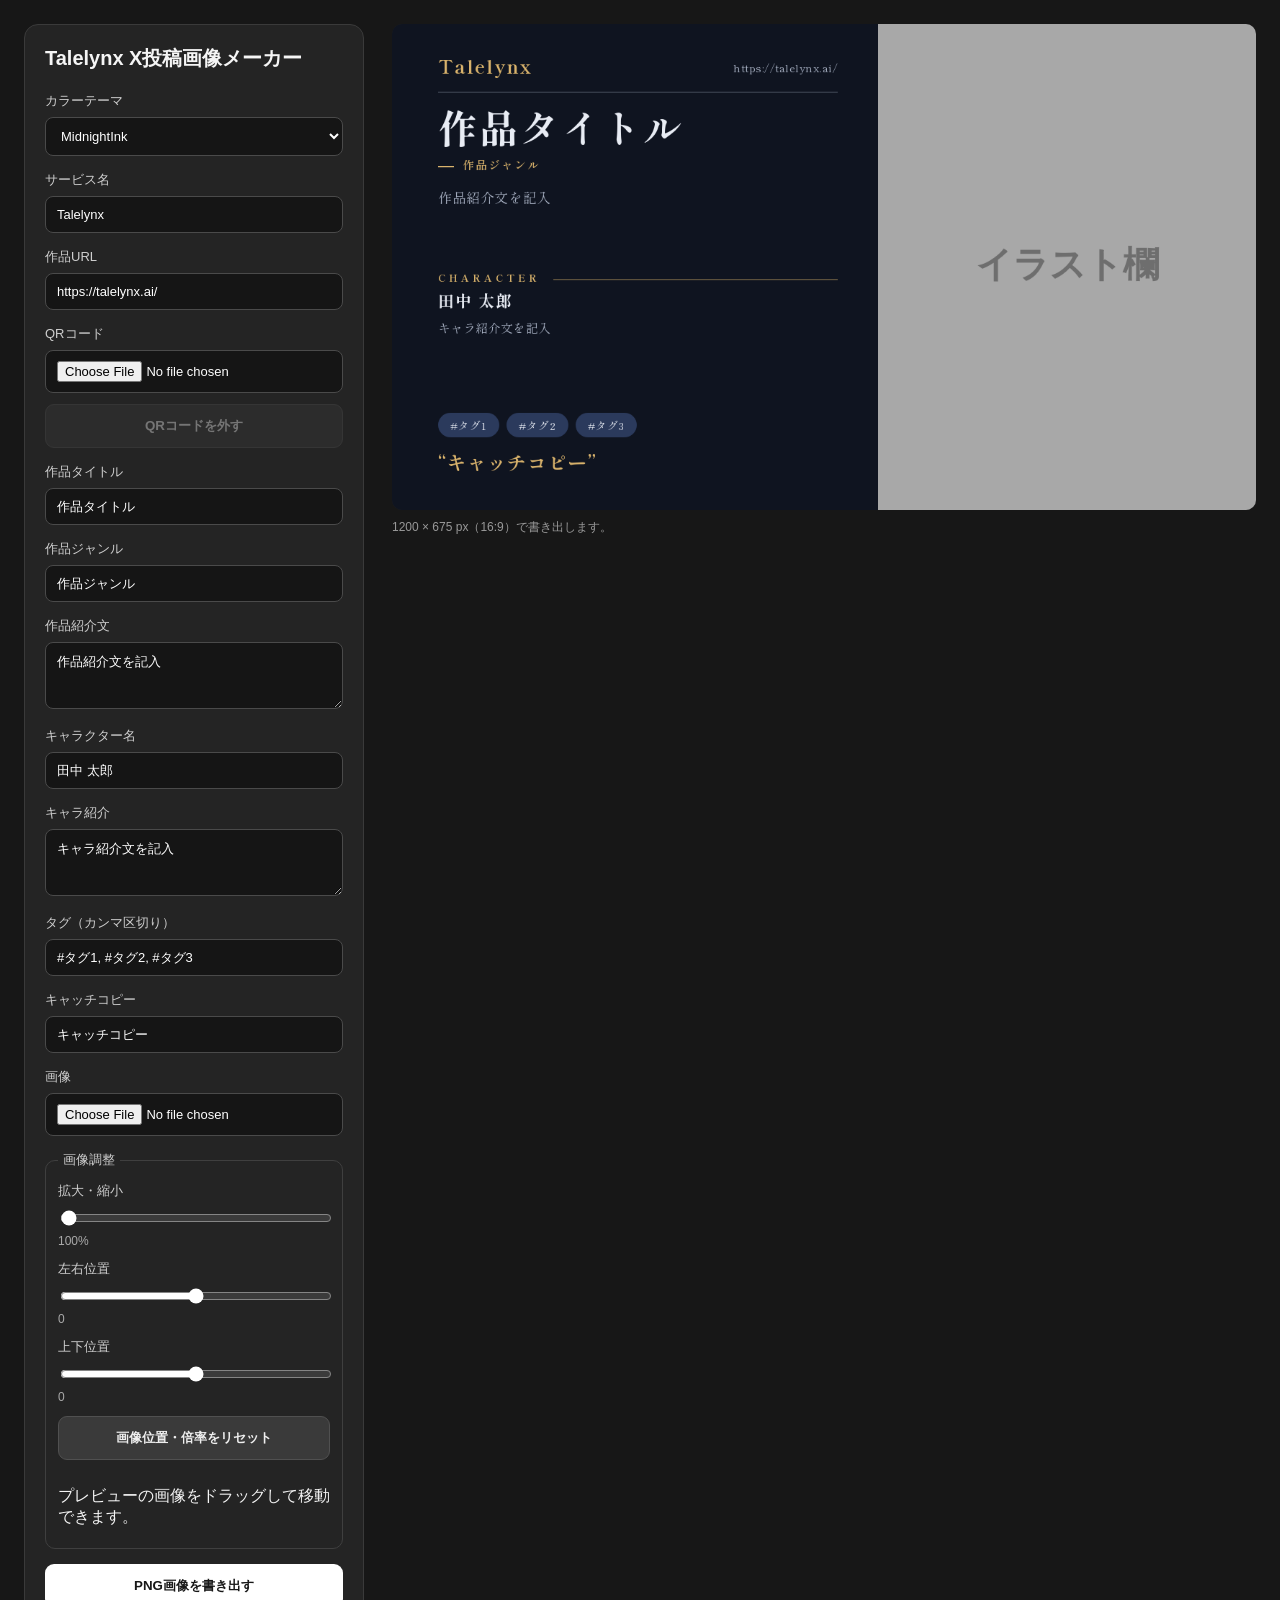
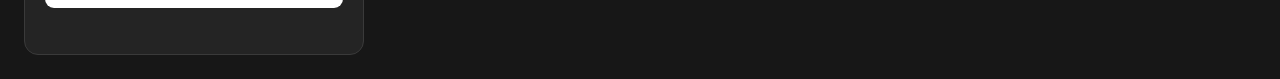
<file: x-postmaker/index.html>
<!doctype html>
<html lang="ja">
<head>
  <meta charset="utf-8">
  <meta name="viewport" content="width=device-width, initial-scale=1">
<link rel="preconnect" href="https://fonts.googleapis.com">
<link rel="preconnect" href="https://fonts.gstatic.com" crossorigin>
<link href="https://fonts.googleapis.com/css2?family=Shippori+Mincho+B1:wght@400;500;600;700;800&display=swap" rel="stylesheet">
  <link rel="icon" href="favicon.png" type="image/png">
  <title>Talelynx X投稿画像メーカー</title>
  <link rel="stylesheet" href="style.css">
</head>
<body>
  <main class="app">
    <section class="controls">
      <h1>Talelynx X投稿画像メーカー</h1>

      <label>カラーテーマ
        <select id="theme">
          <option value="midnightink">MidnightInk</option>
          <option value="noirrose">NoirRose</option>
          <option value="mossnight">MossNight</option>
          <option value="burgundygold">BurgundyGold</option>
          <option value="ivorysumi">IvorySumi</option>
          <option value="nightcities">NightCities</option>
          <option value="cyberpunk">Cyberpunk</option>
        </select>
      </label>

      <label>サービス名
        <input id="serviceName" value="Talelynx">
      </label>

      <label>作品URL
        <input id="workUrl" value="https://talelynx.ai/">
      </label>

      <label>QRコード
        <input id="qrInput" type="file" accept="image/png,image/jpeg,image/webp">
      </label>
      <button id="removeQr" type="button" class="secondary-button qr-remove" disabled>QRコードを外す</button>

      <label>作品タイトル
        <input id="title" value="作品タイトル">
      </label>

      <label>作品ジャンル
        <input id="genre" value="作品ジャンル">
      </label>

      <label>作品紹介文
        <textarea id="description" rows="3">作品紹介文を記入</textarea>
      </label>

      <label>キャラクター名
        <input id="characterName" value="田中 太郎">
      </label>

      <label>キャラ紹介
        <textarea id="characterDescription" rows="3">キャラ紹介文を記入</textarea>
      </label>

      <label>タグ（カンマ区切り）
        <input id="tags" value="#タグ1, #タグ2, #タグ3">
      </label>

      <label>キャッチコピー
        <input id="catchcopy" value="キャッチコピー">
      </label>

      <label>画像
        <input id="imageInput" type="file" accept="image/*">
      </label>

      <fieldset class="image-controls">
        <legend>画像調整</legend>

        <label>拡大・縮小
          <input id="imageZoom" type="range" min="100" max="300" value="100" step="1">
          <span id="zoomValue">100%</span>
        </label>

        <label>左右位置
          <input id="imageX" type="range" min="-100" max="100" value="0" step="1">
          <span id="xValue">0</span>
        </label>

        <label>上下位置
          <input id="imageY" type="range" min="-100" max="100" value="0" step="1">
          <span id="yValue">0</span>
        </label>

        <button id="resetImage" type="button" class="secondary-button">画像位置・倍率をリセット</button>
        <p class="drag-hint">プレビューの画像をドラッグして移動できます。</p>
      </fieldset>

      <button id="download" type="button">PNG画像を書き出す</button>
      <p id="status" aria-live="polite"></p>
    </section>

    <section class="preview-area">
      <div class="preview-frame">
        <canvas id="canvas" width="1200" height="675"></canvas>
      </div>
      <p class="hint">1200 × 675 px（16:9）で書き出します。</p>
    </section>
  </main>

  <script src="script.js"></script>
</body>
</html>
</file>
<file: style.css>
/* 恋愛キャラクター設計シート / 共通スタイル */
:root {
  --color-primary: #638c2b;
  --color-primary-dark: #4f7121;
  --color-paper: #ffffff;
  --color-background: #f2f3f2;
  --color-ink: #2f332d;
  --color-muted: #777d73;
  --color-line: #e5e8e1;
  --color-soft: #ecebe3;
  --color-accent: #a58c65;
  --color-cool: #b1c8c5;
  --color-focus: rgba(99, 140, 43, 0.18);
  --radius-card: 22px;
  --radius-control: 12px;
  --shadow-card: 0 8px 28px rgba(43, 52, 36, 0.055);
  font-family: -apple-system, BlinkMacSystemFont, "Hiragino Kaku Gothic ProN", "Yu Gothic", Meiryo, sans-serif;
  color: var(--color-ink);
  background: var(--color-background);
}

* { box-sizing: border-box; }

body {
  margin: 0;
  min-width: 320px;
  background:
    radial-gradient(ellipse at 5% 0%, rgba(177, 200, 197, 0.16), transparent 38rem),
    var(--color-background);
}

button, input, textarea { font: inherit; }
button { cursor: pointer; }

.app-shell {
  width: min(1120px, calc(100% - 32px));
  margin: 0 auto;
  padding: 34px 0 48px;
}

.app-header {
  display: flex;
  align-items: center;
  gap: 18px;
  padding: 12px 8px 26px;
}

.brand-mark {
  display: grid;
  place-items: center;
  flex: 0 0 62px;
  height: 62px;
  border-radius: 20px;
  color: white;
  background: var(--color-primary);
  font-size: 34px;
  box-shadow: 0 7px 18px rgba(99, 140, 43, .2);
}

.eyebrow {
  margin: 0 0 6px;
  color: var(--color-primary-dark);
  font-size: 10px;
  font-weight: 800;
  letter-spacing: .16em;
}

h1, h2, p { overflow-wrap: anywhere; }
h1 { margin: 0; font-size: clamp(24px, 3.2vw, 34px); letter-spacing: .02em; }
.header-description { margin: 8px 0 0; color: var(--color-muted); font-size: 14px; }

.toolbar {
  position: sticky;
  top: 8px;
  z-index: 5;
  display: flex;
  align-items: center;
  justify-content: space-between;
  flex-wrap: wrap;
  gap: 12px;
  margin: 0 0 20px;
  padding: 12px;
  border: 1px solid rgba(229, 232, 225, .9);
  border-radius: 18px;
  background: rgba(255, 255, 255, .92);
  box-shadow: 0 5px 18px rgba(43, 52, 36, .06);
  backdrop-filter: blur(12px);
}

.toolbar-status { color: var(--color-muted); font-size: 12px; }
.toolbar-actions { display: flex; flex-wrap: wrap; gap: 8px; }
.button {
  min-height: 38px;
  padding: 9px 13px;
  border: 1px solid transparent;
  border-radius: 11px;
  font-size: 12px;
  font-weight: 700;
  transition: transform .15s ease, background .15s ease;
}
.button:hover { transform: translateY(-1px); }
.button-primary { color: #fff; background: var(--color-primary); }
.button-primary:hover { background: var(--color-primary-dark); }
.button-soft { color: var(--color-ink); border-color: var(--color-line); background: var(--color-paper); }
.button-soft:hover { background: #f7f8f4; }

main { display: grid; gap: 18px; }
.panel {
  min-width: 0;
  padding: clamp(18px, 3vw, 28px);
  border: 1px solid rgba(229, 232, 225, .85);
  border-radius: var(--radius-card);
  background: var(--color-paper);
  box-shadow: var(--shadow-card);
}

.section-heading {
  display: flex;
  align-items: center;
  gap: 12px;
  margin-bottom: 22px;
}
.section-number {
  display: grid;
  place-items: center;
  width: 34px;
  height: 34px;
  flex: 0 0 34px;
  border-radius: 12px;
  color: var(--color-primary-dark);
  background: #edf2e6;
  font-size: 11px;
  font-weight: 800;
}
.section-heading h2, .section-heading h3 { margin: 0; font-size: 19px; letter-spacing: .025em; }
.section-heading h2::after, .section-heading h3::after {
  content: "";
  display: block;
  width: 36px;
  height: 3px;
  margin-top: 7px;
  border-radius: 3px;
  background: var(--color-primary);
}

.field-grid {
  display: grid;
  grid-template-columns: repeat(2, minmax(0, 1fr));
  gap: 18px 20px;
}
.compact-grid { gap: 16px 18px; }
.plot-grid { grid-template-columns: repeat(2, minmax(0, 1fr)); }
.field { display: flex; flex-direction: column; gap: 8px; min-width: 0; }
.field-wide { grid-column: 1 / -1; }
.field-label { color: #535a4e; font-size: 12px; font-weight: 800; letter-spacing: .035em; }
input, textarea {
  display: block;
  width: 100%;
  min-width: 0;
  padding: 12px 13px;
  border: 1px solid var(--color-line);
  border-radius: var(--radius-control);
  outline: none;
  color: var(--color-ink);
  background: #fcfcfa;
  line-height: 1.7;
  transition: border-color .15s ease, box-shadow .15s ease, background .15s ease;
}
input { min-height: 44px; }
textarea { min-height: 88px; resize: vertical; }
input::placeholder, textarea::placeholder { color: #a4a89e; }
input:focus, textarea:focus {
  border-color: var(--color-primary);
  background: #fff;
  box-shadow: 0 0 0 3px var(--color-focus);
}
.stage-grid { display: grid; grid-template-columns: repeat(2, minmax(0, 1fr)); gap: 14px; }
.stage-field {
  padding: 16px;
  border: 1px solid var(--color-line);
  border-radius: 16px;
  background: #fdfdfb;
}
.stage-field textarea { background: white; }
.stage-dot {
  display: inline-grid;
  place-items: center;
  width: 22px;
  height: 22px;
  margin-right: 7px;
  border-radius: 8px;
  color: white;
  background: var(--color-primary);
  font-size: 11px;
}
.app-footer {
  display: flex;
  align-items: center;
  justify-content: space-between;
  flex-wrap: wrap;
  gap: 12px;
  padding: 24px 8px 0;
  color: var(--color-muted);
  font-size: 12px;
}
.app-footer p { margin: 0; max-width: 720px; line-height: 1.8; }
.text-button { padding: 6px 0; border: 0; color: #8b5c51; background: transparent; font-size: 12px; text-decoration: underline; text-underline-offset: 3px; }
.toast {
  position: fixed;
  left: 50%;
  bottom: 24px;
  z-index: 20;
  max-width: calc(100vw - 32px);
  padding: 12px 18px;
  border-radius: 14px;
  color: #fff;
  background: #343a30;
  box-shadow: 0 8px 30px rgba(0,0,0,.18);
  font-size: 13px;
  opacity: 0;
  pointer-events: none;
  transform: translate(-50%, 10px);
  transition: opacity .2s ease, transform .2s ease;
}
.toast.is-visible { opacity: 1; transform: translate(-50%, 0); }

@media (max-width: 720px) {
  .app-shell { width: min(100% - 20px, 560px); padding-top: 16px; }
  .app-header { align-items: flex-start; gap: 12px; padding: 8px 4px 20px; }
  .brand-mark { flex-basis: 48px; height: 48px; border-radius: 15px; font-size: 27px; }
  .header-description { font-size: 12px; line-height: 1.7; }
  .toolbar { position: static; padding: 10px; }
  .toolbar-status { width: 100%; }
  .toolbar-actions { display: grid; grid-template-columns: repeat(2, minmax(0, 1fr)); width: 100%; }
  .button { min-height: 42px; padding: 9px 8px; }
  .panel { padding: 18px 15px; border-radius: 18px; }
  .section-heading { margin-bottom: 18px; }
  .field-grid, .plot-grid, .stage-grid { grid-template-columns: minmax(0, 1fr); }
  .field-wide { grid-column: auto; }
  .compact-grid { grid-template-columns: repeat(2, minmax(0, 1fr)); gap: 14px 12px; }
  .compact-grid .field textarea { min-height: 78px; }
  .app-footer { align-items: flex-start; flex-direction: column; padding-inline: 4px; }
}
@media (max-width: 380px) {
  .compact-grid { grid-template-columns: minmax(0, 1fr); }
  h1 { font-size: 22px; }
}


/* キャラクターごとの保存・切り替え */
.character-manager {
  display: flex;
  align-items: center;
  flex-wrap: wrap;
  gap: 8px 10px;
  width: 100%;
  padding: 2px 0 10px;
  border-bottom: 1px solid var(--color-line);
}
.character-select-label {
  color: var(--color-muted);
  font-size: 12px;
  font-weight: 800;
}
#character-select {
  flex: 1 1 220px;
  width: auto;
  min-width: 0;
  min-height: 40px;
  padding: 8px 12px;
  background: #fcfcfa;
}
.character-count {
  color: var(--color-muted);
  font-size: 11px;
  white-space: nowrap;
}
@media (max-width: 720px) {
  .character-manager { align-items: stretch; }
  .character-select-label { width: 100%; }
  #character-select { flex-basis: 100%; }
  .character-count { width: 100%; }
}


/* 省スペースのフローティング操作パネル */
.toolbar-panel {
  display: none;
  position: fixed;
  top: auto;
  right: 18px;
  bottom: calc(88px + env(safe-area-inset-bottom, 0px));
  z-index: 30;
  width: min(460px, calc(100vw - 28px));
  max-height: min(76vh, 720px);
  overflow-y: auto;
  overscroll-behavior: contain;
  flex-direction: column;
  align-items: stretch;
  justify-content: flex-start;
  gap: 12px;
  margin: 0;
  padding: 16px;
  border: 1px solid rgba(229, 232, 225, .95);
  border-radius: 22px;
  background: rgba(255, 255, 255, .97);
  box-shadow: 0 14px 48px rgba(35, 44, 29, .2);
  backdrop-filter: blur(16px);
}
.toolbar-panel.is-open { display: flex; }
.toolbar-panel .character-manager { flex: 0 0 auto; }
.toolbar-panel .toolbar-status { line-height: 1.5; }
.toolbar-panel .toolbar-actions { width: 100%; }
.toolbar-toggle {
  position: fixed;
  right: 20px;
  bottom: calc(20px + env(safe-area-inset-bottom, 0px));
  z-index: 31;
  display: grid;
  place-items: center;
  width: 58px;
  height: 58px;
  padding: 0;
  border: 2px solid rgba(255,255,255,.9);
  border-radius: 50%;
  color: #fff;
  background: var(--color-primary);
  box-shadow: 0 7px 24px rgba(43, 52, 36, .24);
  transition: transform .16s ease, background .16s ease;
}
.toolbar-toggle { touch-action: manipulation; -webkit-tap-highlight-color: transparent; }
@media (hover: hover) {
  .toolbar-toggle:hover { transform: translateY(-2px); background: var(--color-primary-dark); }
}
.toolbar-toggle:focus-visible { outline: 3px solid var(--color-accent); outline-offset: 3px; }
.toolbar-toggle-icon {
  display: block;
  font-family: -apple-system, BlinkMacSystemFont, sans-serif;
  font-size: 30px;
  font-weight: 500;
  line-height: 1;
}
@media (max-width: 720px) {
  .toolbar-panel {
    right: 10px;
    bottom: calc(80px + env(safe-area-inset-bottom, 0px));
    width: calc(100vw - 20px);
    max-height: min(72vh, 680px);
    padding: 14px;
    border-radius: 20px;
  }
  .toolbar-panel .toolbar-actions {
    display: grid;
    grid-template-columns: repeat(2, minmax(0, 1fr));
  }
  .toolbar-toggle {
    right: 16px;
    bottom: calc(16px + env(safe-area-inset-bottom, 0px));
    width: 54px;
    height: 54px;
  }
}


/* デスクトップでは従来どおり操作エリアを常時表示 */
@media (min-width: 721px) {
  .toolbar-toggle { display: none; }
  .toolbar-panel {
    display: flex;
    position: sticky;
    top: 8px;
    right: auto;
    bottom: auto;
    width: auto;
    max-height: none;
    overflow: visible;
    flex-direction: row;
    align-items: center;
    justify-content: space-between;
    flex-wrap: wrap;
    gap: 12px;
    margin: 0 0 20px;
    padding: 12px;
    border: 1px solid rgba(229, 232, 225, .9);
    border-radius: 18px;
    background: rgba(255, 255, 255, .92);
    box-shadow: 0 5px 18px rgba(43, 52, 36, .06);
  }
  .toolbar-panel .character-manager {
    flex: 0 0 100%;
    width: 100%;
    padding-bottom: 10px;
  }
  .toolbar-panel .toolbar-status { flex: 1 1 auto; }
  .toolbar-panel .toolbar-actions { width: auto; }
}


/* ===== 恋愛チャット設計シート：キャラクターのアコーディオン ===== */
.characters { display: grid; gap: 14px; }
.character-list { display: grid; gap: 14px; }

.character-card {
  min-width: 0;
  border: 1px solid rgba(229, 232, 225, .95);
  border-radius: var(--radius-card);
  background: var(--color-paper);
  box-shadow: var(--shadow-card);
}
.character-summary {
  display: flex;
  align-items: center;
  gap: 12px;
  padding: 16px clamp(14px, 2.5vw, 24px);
  list-style: none;
  cursor: pointer;
  border-radius: var(--radius-card);
  user-select: none;
}
.character-summary::-webkit-details-marker { display: none; }
.character-summary:focus-visible { outline: 3px solid var(--color-focus); outline-offset: -3px; }
.character-card[open] > .character-summary {
  border-bottom: 1px solid var(--color-line);
  border-bottom-left-radius: 0;
  border-bottom-right-radius: 0;
}
.character-badge {
  display: grid;
  place-items: center;
  flex: 0 0 34px;
  width: 34px;
  height: 34px;
  border-radius: 12px;
  color: #fff;
  background: var(--color-primary);
  font-size: 13px;
  font-weight: 800;
}
.character-summary-text { display: flex; flex-direction: column; gap: 2px; flex: 1 1 auto; min-width: 0; }
.character-summary-label { color: var(--color-muted); font-size: 10px; font-weight: 800; letter-spacing: .12em; }
.character-summary-name {
  font-size: 17px;
  font-weight: 800;
  overflow: hidden;
  text-overflow: ellipsis;
  white-space: nowrap;
}
.character-delete {
  flex: 0 0 auto;
  padding: 7px 11px;
  border: 1px solid var(--color-line);
  border-radius: 10px;
  color: #8b5c51;
  background: var(--color-paper);
  font-size: 12px;
  font-weight: 700;
}
.character-delete:hover:not(:disabled) { background: #f7f8f4; }
.character-delete:disabled { opacity: .35; cursor: not-allowed; }
.character-chevron {
  flex: 0 0 10px;
  width: 10px;
  height: 10px;
  margin: 0 4px 3px 2px;
  border-right: 2px solid var(--color-muted);
  border-bottom: 2px solid var(--color-muted);
  transform: rotate(45deg);
  transition: transform .18s ease;
}
.character-card[open] .character-chevron { transform: rotate(-135deg); margin-bottom: -3px; }

.character-body {
  display: grid;
  gap: 14px;
  padding: clamp(12px, 2vw, 20px);
}
.character-body .panel {
  background: #fcfcfa;
  box-shadow: none;
}
.character-body .field input,
.character-body .field textarea { background: #fff; }
.character-body .stage-field { background: #fff; }

.add-character {
  width: 100%;
  min-height: 52px;
  border: 2px dashed #c9d6b8;
  border-radius: var(--radius-card);
  color: var(--color-primary-dark);
  background: rgba(255, 255, 255, .6);
  font-size: 14px;
  font-weight: 800;
  transition: background .15s ease, border-color .15s ease;
}
.add-character:hover { background: #fff; border-color: var(--color-primary); }

@media (max-width: 720px) {
  .character-summary { padding: 13px 12px; gap: 10px; }
  .character-summary-name { font-size: 15px; }
  .character-body { padding: 10px; }
  .character-body .panel { padding: 16px 13px; }
}
</file>
<file: x-postmaker/style.css>
* {
  box-sizing: border-box;
}

body {
  margin: 0;
  background: #171717;
  color: #f5f5f5;
  font-family: -apple-system, BlinkMacSystemFont, "Helvetica Neue", Arial, "Noto Sans JP", sans-serif;
}

.app {
  width: min(1400px, 100%);
  margin: 0 auto;
  padding: 24px;
  display: grid;
  grid-template-columns: 340px minmax(0, 1fr);
  gap: 28px;
}

.controls {
  background: #242424;
  border: 1px solid #3a3a3a;
  border-radius: 14px;
  padding: 20px;
}

h1 {
  font-size: 20px;
  margin: 0 0 20px;
}

label {
  display: block;
  margin: 0 0 15px;
  font-size: 13px;
  color: #cfcfcf;
}

input,
textarea,
select {
  width: 100%;
  margin-top: 7px;
  padding: 10px 11px;
  border: 1px solid #4a4a4a;
  border-radius: 8px;
  background: #151515;
  color: #fff;
  font: inherit;
}

textarea {
  resize: vertical;
}

button {
  width: 100%;
  min-height: 44px;
  border: 0;
  border-radius: 9px;
  background: #fff;
  color: #171717;
  font-weight: 700;
  cursor: pointer;
}

button:hover {
  opacity: .9;
}

#status {
  min-height: 1.3em;
  margin: 10px 0 0;
  font-size: 12px;
  color: #aaa;
}

.preview-area {
  min-width: 0;
  align-self: start;
}

.preview-frame {
  width: 100%;
  background: #222;
  border-radius: 10px;
  overflow: hidden;
}

canvas {
  display: block;
  width: 100%;
  height: auto;
}

.hint {
  margin: 9px 0 0;
  color: #999;
  font-size: 12px;
}

@media (max-width: 900px) {
  .app {
    grid-template-columns: 1fr;
  }
}


.image-controls {
  margin: 2px 0 15px;
  padding: 13px 12px 4px;
  border: 1px solid #3f3f3f;
  border-radius: 10px;
}

.image-controls legend {
  padding: 0 5px;
  color: #cfcfcf;
  font-size: 13px;
}

.image-controls label {
  margin-bottom: 12px;
}

.image-controls input[type="range"] {
  display: block;
  width: 100%;
  margin-top: 9px;
  padding: 0;
  accent-color: #fff;
}

.image-controls span {
  display: inline-block;
  margin-top: 5px;
  color: #aaa;
  font-size: 12px;
}

.secondary-button {
  margin-bottom: 10px;
  background: #3a3a3a;
  color: #eee;
  border: 1px solid #505050;
}

.qr-remove {
  margin: -4px 0 15px;
}

button:disabled {
  opacity: .4;
  cursor: not-allowed;
}
</file>
